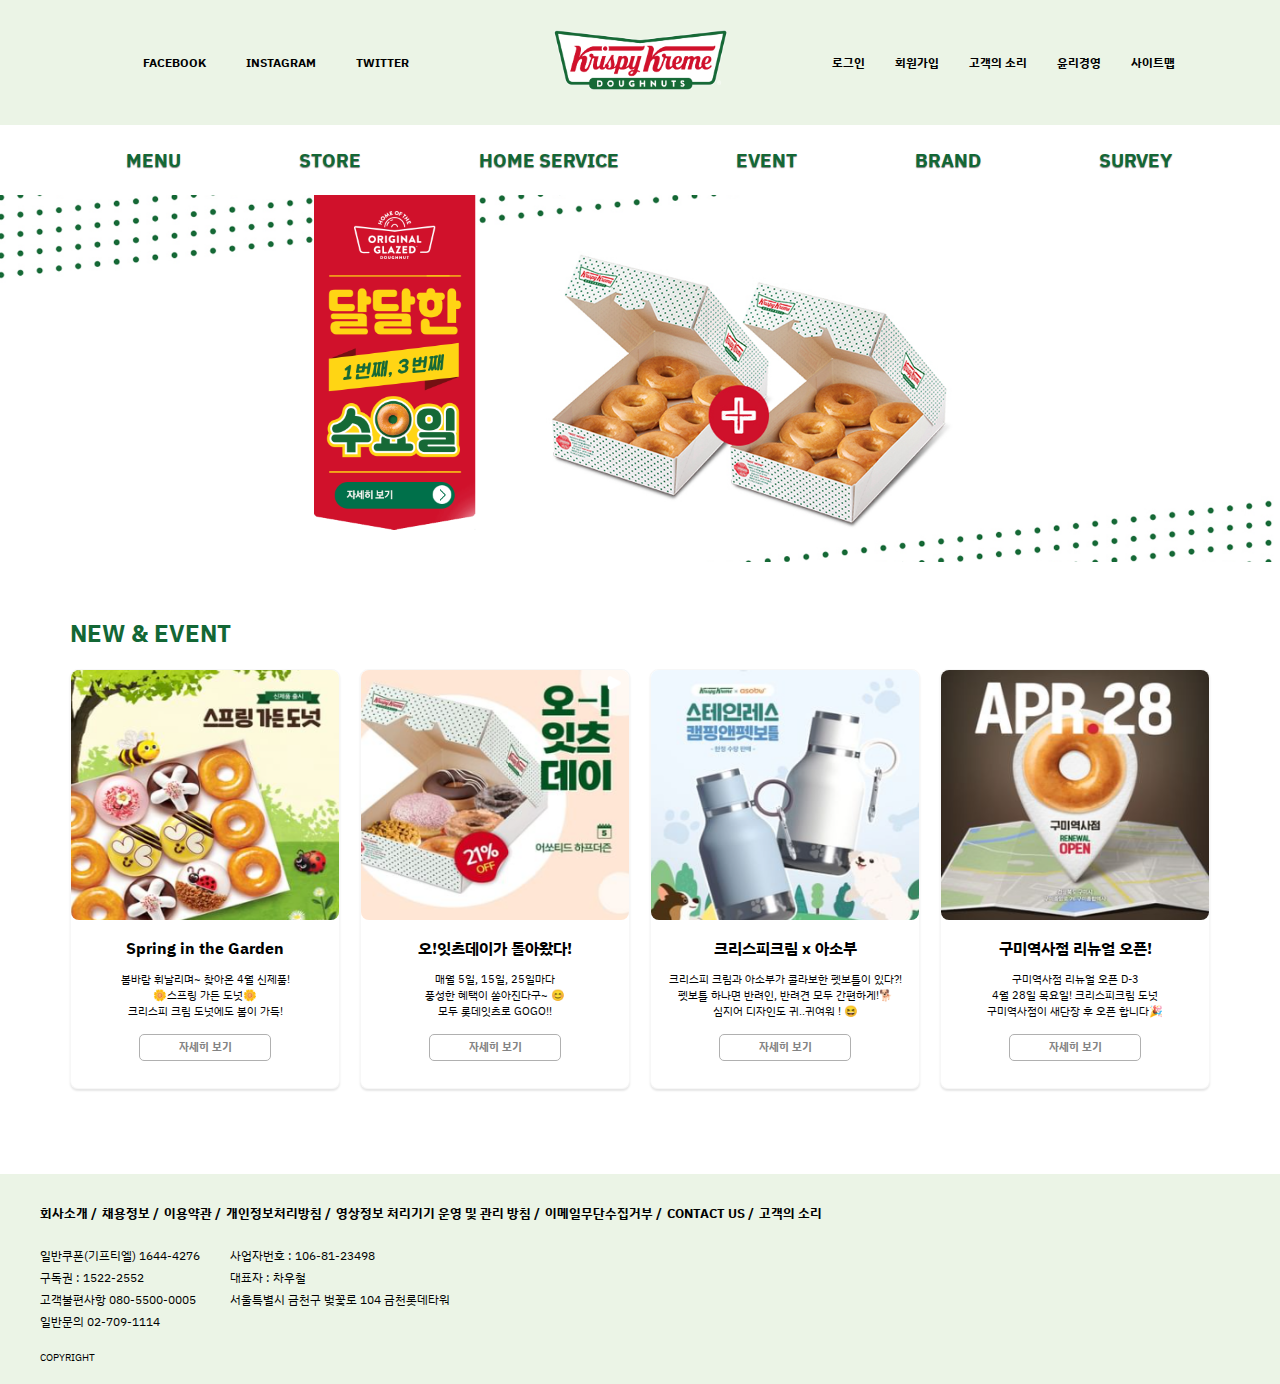
<file: index.html>
<!DOCTYPE html>
<html lang="ko">
<head>
    <meta charset="utf-8"/>
    <title>크리스피크림 도넛</title>
    <!--폰트-->
    <link rel="preconnect" href="https://fonts.googleapis.com">
    <link rel="preconnect" href="https://fonts.gstatic.com" crossorigin>
    <link href="https://fonts.googleapis.com/css2?family=Noto+Sans+KR:wght@300&display=swap" rel="stylesheet">
    <link rel="preconnect" href="https://fonts.gstatic.com" crossorigin>
    <link href="https://fonts.googleapis.com/css2?family=Hahmlet:wght@200&family=IBM+Plex+Sans+KR:wght@200;400;500&display=swap" rel="stylesheet">
    <link rel="stylesheet" type="text/css" href="style.css">
</head>

<body>
    <div class = "warp">
        <div class = "header">
            <div class ="sns">
                    <a href = "https://www.facebook.com/kkdkorea1937" target="_blank">FACEBOOK</a>
                    <a href = "https://www.instagram.com/krispykremekr/" target="_blank">INSTAGRAM</a>
                    <a href = "https://twitter.com/krispykremekr" target="_blank">TWITTER</a>
            </div>
            <div class = "logo">  
                <a href="index.html"><img src="image/img_intro02_01.png" alter="logo" width= "175px" ></a>
            </div>
            <div class = "top_menu">
                    <a href="https://www.krispykreme.co.kr/util/login.asp" target="_blank">로그인
                    <a href="https://www.krispykreme.co.kr/util/join_process01.asp" target="_blank">회원가입
                    <a href="https://www.krispykreme.co.kr/customer/faq.asp" target="_blank">고객의 소리
                    <a href="https://www.lotteria.com/Campaign/Management/Ethics_report.asp?sitecode=003" target="_blank">윤리경영
                    <a href="" target="_blank">사이트맵
            </div>
        </div>
        <div class = "navi"> 
            <div class = "main_nav">
                <a href="menu_donuts.html"><h3>MENU</h3></a>
                <a href="store.html"><h3>STORE</h3></a>
                <a href=""><h3>HOME SERVICE</h3></a>
                <a href=""><h3>EVENT</h3></a>
                <a href=""><h3>BRAND</h3></a>
                <a href=""><h3>SURVEY</h3></a>
            </div>
            <!--메뉴 드롭-->
            <div class = "drop_absol">
                <div class ="drop_menu">
                    <ul>
                        <li><a href="menu_donuts.html">도넛</a></li>
                        <li><a href="menu_coffee.html">커피/음료</a></li>
                        <li><a href="menu_icecream.html">아이스크림/프로즌</a></li>
                    </ul>
                    <ul >
                        <li><a href="store.html">매장찾기</a></li>
                    </ul>
                    <ul >
                        <li><a href="">홈서비스</a></li>
                    </ul>
                    <ul >
                        <li><a href="">진행 이벤트</a></li>
                        <li><a href="">종료 이벤트</a></li>
                        <li><a href="">당첨자 발표</a></li>
                        <li><a href="">제휴 서비스</a></li>
                    </ul>
                    <ul >
                        <li><a href="">도넛극장</a></li>
                        <li><a href="">브랜드스토리</a></li>
                        <li><a href="">브랜드영상</a></li>
                        <li><a href="">공지사항</a></li>
                    </ul>
                    <ul >
                        <li><a href="">설문조사</a></li>
                        <li><a href="">설문조사 운영점</a></li>
                    </ul>
                </div>
            </div>
        </div>
        <div class = "banner">
            <img src="image/banner_2.png" class ="banner_img" alter ="1+1배너">
        </div>
        <div class = "content">
            <div class = "new">
                <h2 class="font_Godic">NEW & EVENT</h2>
                <div class ="box_1">
                    <a class="b1"  href="https://www.instagram.com/p/CbygpmmJy8Z/?utm_source=ig_web_copy_link" target="_blank">
                        <img src="image/event_1.png" alter = "new_img"/>
                        <p class="main_text">Spring in the Garden</p>
                        <p class="font_Godic">
                            봄바람 휘날리며~ 찾아온 4월 신제품!<br>
                            🌼스프링 가든 도넛🌼<br>
                            크리스피 크림 도넛에도 봄이 가득!</p>
                        <p class="b1_in_btn">자세히 보기</p>
                    </a>
                    <a class="b1"  href="https://www.instagram.com/p/Cb8z0PvNo4a/?utm_source=ig_web_copy_link" target="_blank">
                        <img src="image/event_2.png" alter = "new_img"/>
                        <p class="main_text">오!잇츠데이가 돌아왔다!</p>
                        <p class="font_Godic">
                            매월 5일, 15일, 25일마다<br>
                            풍성한 혜택이 쏟아진다구~ 😊<br>
                            모두 롯데잇츠로 GOGO!!</p>
                        <p class="b1_in_btn">자세히 보기</p>
                    </a>
                    <a class="b1"  href="https://www.instagram.com/p/CbOdjUBMvcX/?utm_source=ig_web_copy_link" target="_blank">
                        <img src="image/event_3.png" alter = "new_img"/>
                        <p class="main_text">크리스피크림 x 아소부</p>
                        <p class ="font_Godic">
                            크리스피 크림과 아소부가 콜라보한 펫보틀이 있다?!<br>
                            펫보틀 하나면 반려인, 반려견 모두 간편하게!🐕️<br>
                            심지어 디자인도 귀..귀여워 ! 😆</p>
                        <p class="b1_in_btn">자세히 보기</p>
                    </a>
                    <a class="b1"  href="https://www.instagram.com/p/CcwTtkuLdh-/?utm_source=ig_web_copy_link" target="_blank">
                        <img src="image/event_4.png" alter = "new_img"/>
                        <p class="main_text"> 구미역사점 리뉴얼 오픈!</p>
                        <p class="font_Godic">
                            구미역사점 리뉴얼 오픈 D-3<br>
                            4월 28일 목요일! 크리스피크림 도넛<br>
                            구미역사점이 새단장 후 오픈 합니다🎉
                        </p>
                        
                        <p class="b1_in_btn">자세히 보기</p>
                    </a>
                </div>
            </div>
            <div class ="eatz">
                <div></div>
            </div>
        </div>
        <div class ="footer">
            <div class ="f_link">
                <ul>
                    <a href=""><li>회사소개 / </li></a>
                    <a href=""><li>채용정보 / </li></a>
                    <a href=""><li>이용약관 / </li></a>
                    <a href=""><li>개인정보처리방침 / </li></a>
                    <a href=""><li>영상정보 처리기기 운영 및 관리 방침 / </li></a>
                    <a href=""><li>이메일무단수집거부 / </li></a>
                    <a href=""><li>CONTACT US / </li></a>
                    <a href=""><li>고객의 소리 </li></a>
                </ul>
            </div>
            <div class ="f_info">
                <ul>
                    <li>일반쿠폰(기프티엘) 1644-4276 </li>
                    <li>구독권 : 1522-2552 </li>
                    <li>고객불편사항 080-5500-0005 </li>
                    <li>일반문의 02-709-1114 </li>
                </ul>
                <ul>
                    <li>사업자번호 : 106-81-23498 </li>
                    <li>대표자 : 차우철 </li>
                    <li>서울특별시 금천구 벚꽃로 104 금천롯데타워 </li>
                    <li>  </li>
                </ul>
            </div>
            <div class = "f_copy">
                COPYRIGHT
            </div>

        </div>
    </div>
</body>
</html>
</file>
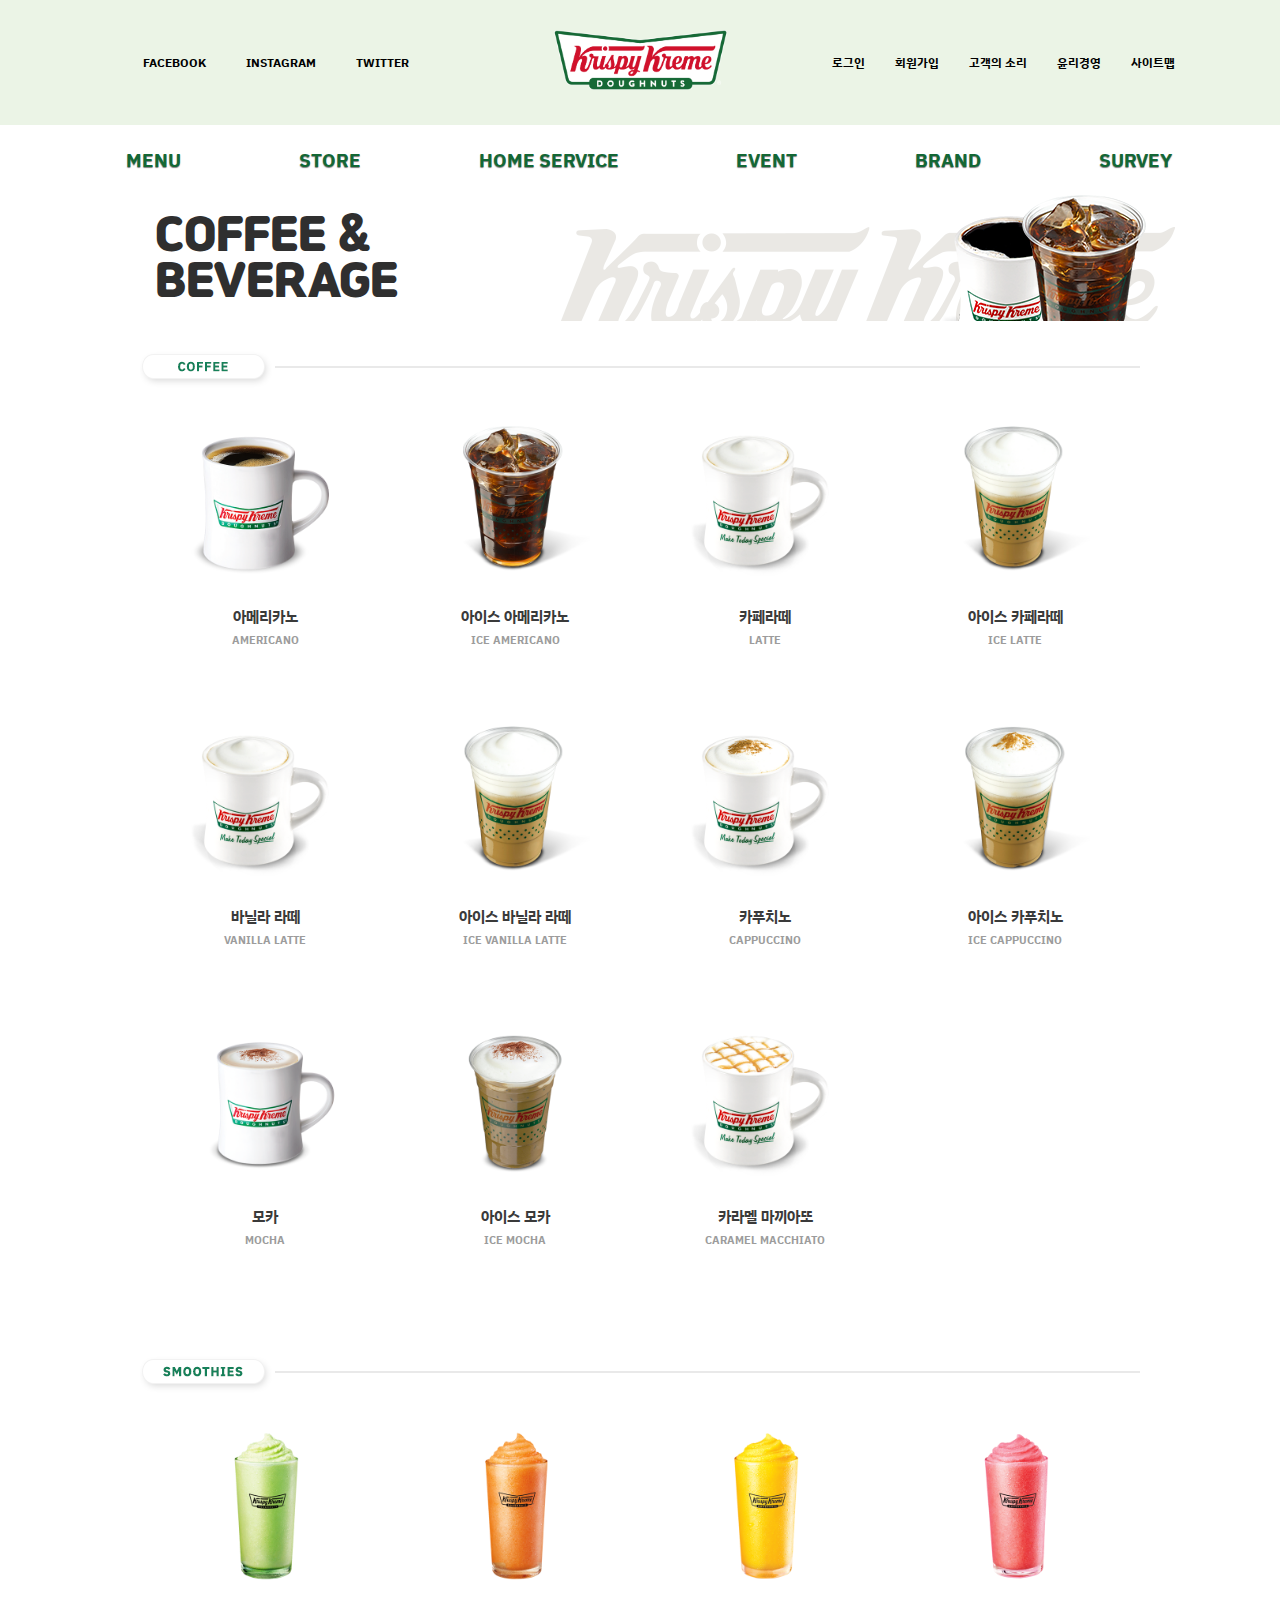
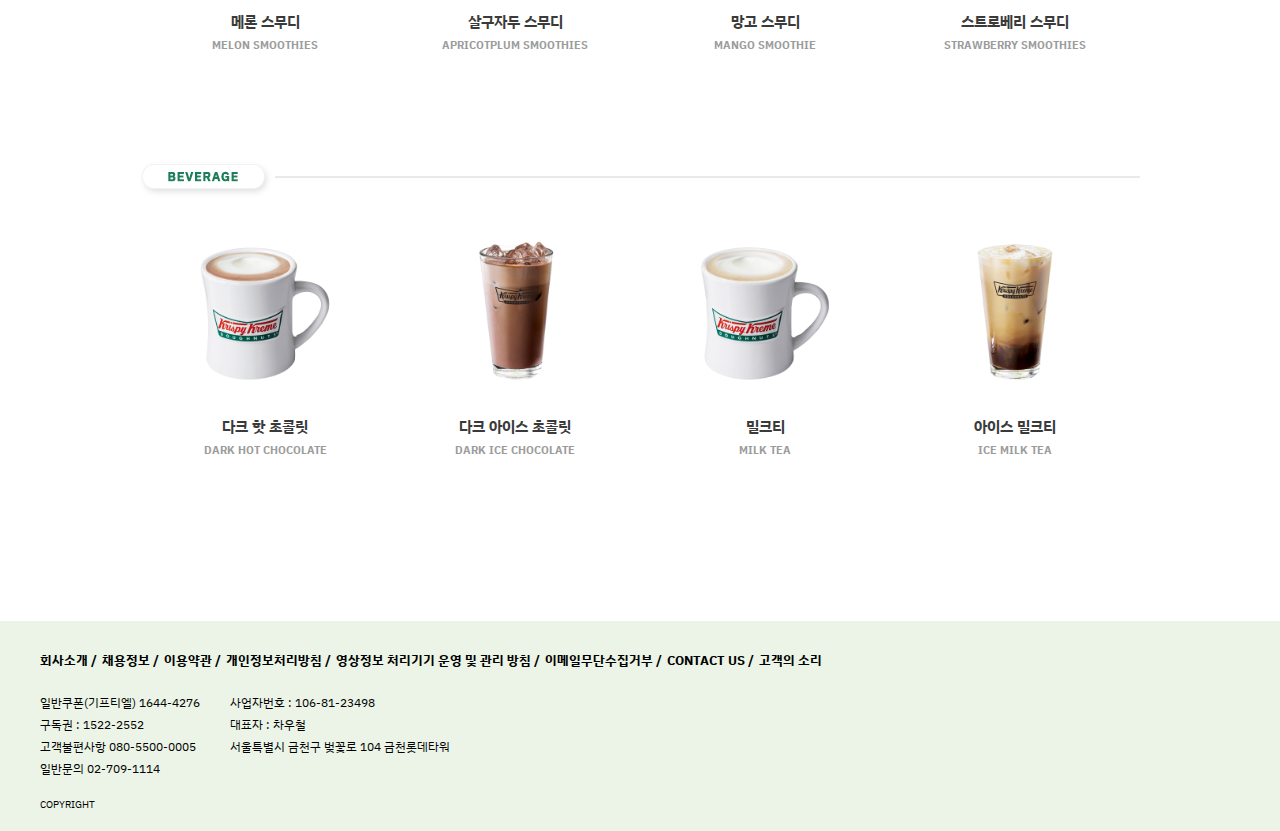
<file: menu_coffee.html>
<!DOCTYPE html>
<html lang="ko">
<head>
    <meta charset="utf-8"/>
    <title>menu | COFFEE & BEVERAGE</title>
    <!--폰트-->
    <link rel="preconnect" href="https://fonts.googleapis.com">
    <link rel="preconnect" href="https://fonts.gstatic.com" crossorigin>
    <link href="https://fonts.googleapis.com/css2?family=Noto+Sans+KR:wght@300&display=swap" rel="stylesheet">
    <link rel="preconnect" href="https://fonts.gstatic.com" crossorigin>
    <link href="https://fonts.googleapis.com/css2?family=Hahmlet:wght@200&family=IBM+Plex+Sans+KR:wght@200;400;500&display=swap" rel="stylesheet">
    <link rel="stylesheet" type="text/css" href="style.css">
</head>

<body>
    <div class = "warp">
        <div class = "header">
            <div class ="sns">
                    <a href = "https://www.facebook.com/kkdkorea1937" target="_blank">FACEBOOK</a>
                    <a href = "https://www.instagram.com/krispykremekr/" target="_blank">INSTAGRAM</a>
                    <a href = "https://twitter.com/krispykremekr" target="_blank">TWITTER</a>
            </div>
            <div class = "logo">  
                <a href="index.html"><img src="image/img_intro02_01.png" alter="logo" width= "175px" ></a>
            </div>
            <div class = "top_menu">
                <a href="https://www.krispykreme.co.kr/util/login.asp" target="_blank">로그인
                    <a href="https://www.krispykreme.co.kr/util/join_process01.asp" target="_blank">회원가입
                    <a href="https://www.krispykreme.co.kr/customer/faq.asp" target="_blank">고객의 소리
                    <a href="https://www.lotteria.com/Campaign/Management/Ethics_report.asp?sitecode=003" target="_blank">윤리경영
                    <a href="" target="_blank">사이트맵
            </div>
        </div>
        <div class = "navi"> 
            <div class = "main_nav">
                <a href="menu_donuts.html"><h3>MENU</h3></a>
                <a href="store.html"><h3>STORE</h3></a>
                <a href=""><h3>HOME SERVICE</h3></a>
                <a href=""><h3>EVENT</h3></a>
                <a href=""><h3>BRAND</h3></a>
                <a href=""><h3>SURVEY</h3></a>
            </div>
            <!--메뉴 드롭-->
            <div class = "drop_absol">
                <div class ="drop_menu">
                    <ul>
                        <li><a href="menu_donuts.html">도넛</a></li>
                        <li><a href="menu_coffee.html">커피/음료</a></li>
                        <li><a href="menu_icecream.html">아이스크림/프로즌</a></li>
                    </ul>
                    <ul >
                        <li><a href="store.html">매장찾기</a></li>
                    </ul>
                    <ul >
                        <li><a href="">홈서비스</a></li>
                    </ul>
                    <ul >
                        <li><a href="">진행 이벤트</a></li>
                        <li><a href="">종료 이벤트</a></li>
                        <li><a href="">당첨자 발표</a></li>
                        <li><a href="">제휴 서비스</a></li>
                    </ul>
                    <ul >
                        <li><a href="">도넛극장</a></li>
                        <li><a href="">브랜드스토리</a></li>
                        <li><a href="">브랜드영상</a></li>
                        <li><a href="">공지사항</a></li>
                    </ul>
                    <ul >
                        <li><a href="">설문조사</a></li>
                        <li><a href="">설문조사 운영점</a></li>
                    </ul>
                </div>
            </div>
        </div>
    <div class="menu_con">
        <div class ="menu_banner">
            <p class="font_Jalnan">COFFEE & BEVERAGE</p>
            <img src="image/menu_coffee_bg.png" alter="메뉴bg"/>
        </div>
        <div class = "menu_val">
            <div class = "menu_bar">
                <!-- <p>ICE CREAM</p> -->
                <img src="image/menu_bar_co.png" width="">
            </div>
            <div class = "val_1">
                <ul>
                    <li class = "menu_item"><a href="sub_coffee.html">
                        <img src="image/c1_h아메리카노.png">
                        <p>아메리카노</p>
                        <h6>AMERICANO</h6>
                    </a></li>
                    <li class = "menu_item"><a href="">
                        <img src="image/c2_i아메리카노.png">
                        <p>아이스 아메리카노</p>
                        <h6>ICE AMERICANO</h6>
                    </a></li>
                    <li class = "menu_item"><a href="">
                        <img src="image/c3_h라떼.png">
                        <p>카페라떼</p>
                        <h6>LATTE</h6>
                    </a></li>
                    <li class = "menu_item"><a href="">
                        <img src="image/c4_i라떼.png">
                        <p>아이스 카페라떼</p>
                        <h6>ICE LATTE</h6>
                    </a></li>
                </ul>
            </div>
            <div class = "val_1">
                <ul>
                    <li class = "menu_item"><a href="">
                        <img src="image/c5_h바닐라라떼.png">
                        <p>바닐라 라떼</p>
                        <h6>VANILLA LATTE</h6>
                    </a></li>
                    <li class = "menu_item"><a href="">
                        <img src="image/c6_i바닐라라떼.png">
                        <p>아이스 바닐라 라떼</p>
                        <h6>ICE VANILLA LATTE</h6>
                    </a></li>
                    <li class = "menu_item"><a href="">
                        <img src="image/c7_h카푸치노.png">
                        <p>카푸치노</p>
                        <h6>CAPPUCCINO</h6>
                    </a></li>
                    <li class = "menu_item"><a href="">
                        <img src="image/c8_i카푸치노.png">
                        <p>아이스 카푸치노</p>
                        <h6>ICE CAPPUCCINO</h6>
                    </a></li>
                </ul>
            </div>
            <div class = "val_1">
                <ul>
                    <li class = "menu_item"><a href="">
                        <img src="image/c9_h모카.png">
                        <p>모카</p>
                        <h6>MOCHA</h6>
                    </a></li>
                    <li class = "menu_item"><a href="">
                        <img src="image/c10_i모카.png">
                        <p>아이스 모카</p>
                        <h6>ICE MOCHA</h6>
                    </a></li>
                    <li class = "menu_item"><a href="">
                        <img src="image/c11_h카라멜.png">
                        <p>카라멜 마끼아또</p>
                        <h6>CARAMEL MACCHIATO</h6>
                    </a></li>
                    <li class = "menu_item"><a href="">
                        <img src="image/투명png.png">
                        <p> </p>
                        <h6> </h6>
                    </a></li>
                    
                </ul>
            </div>
            <div class = "menu_bar">
                <!-- <p>ICE CREAM</p> -->
                <img src="image/menu_bar_sm.png">
            </div>
            <div class = "val_1">
                <ul>
                    <li class = "menu_item"><a href="">
                        <img src="image/sm_1.png">
                        <p>메론 스무디</p>
                        <h6>MELON SMOOTHIES</h6>
                    </a></li>
                    <li class = "menu_item"><a href="">
                        <img src="image/sm_2.png">
                        <p>살구자두 스무디</p>
                        <h6>APRICOTPLUM SMOOTHIES</h6>
                    </a></li>
                    <li class = "menu_item"><a href="">
                        <img src="image/sm_3.png">
                        <p>망고 스무디</p>
                        <h6>MANGO SMOOTHIE</h6>
                    </a></li>
                    <li class = "menu_item"><a href="">
                        <img src="image/sm_4.png">
                        <p>스트로베리 스무디</p>
                        <h6>STRAWBERRY SMOOTHIES</h6>
                    </a></li>
                </ul>
            </div>
            <div class = "menu_bar">
                <!-- <p>ICE CREAM</p> -->
                <img src="image/menu_bar_be.png">
            </div>
            <div class = "val_1">
                <ul>
                    <li class = "menu_item"><a href="">
                        <img src="image/be_4.png">
                        <p>다크 핫 초콜릿</p>
                        <h6>DARK HOT CHOCOLATE</h6>
                    </a></li>
                    <li class = "menu_item"><a href="">
                        <img src="image/be_1.png">
                        <p>다크 아이스 초콜릿</p>
                        <h6>DARK ICE CHOCOLATE</h6>
                    </a></li>
                    <li class = "menu_item"><a href="">
                        <img src="image/be_3.png">
                        <p>밀크티</p>
                        <h6>MILK TEA</h6>
                    </a></li>
                    <li class = "menu_item"><a href="">
                        <img src="image/be_2.png">
                        <p>아이스 밀크티</p>
                        <h6>ICE MILK TEA</h6>
                    </a></li>
                    
                </ul>
            </div>
        </div>
    </div>

    <div class ="footer">
        <div class ="f_link">
            <ul>
                <a href=""><li>회사소개 / </li></a>
                <a href=""><li>채용정보 / </li></a>
                <a href=""><li>이용약관 / </li></a>
                <a href=""><li>개인정보처리방침 / </li></a>
                <a href=""><li>영상정보 처리기기 운영 및 관리 방침 / </li></a>
                <a href=""><li>이메일무단수집거부 / </li></a>
                <a href=""><li>CONTACT US / </li></a>
                <a href=""><li>고객의 소리 </li></a>
            </ul>
        </div>
        <div class ="f_info">
            <ul>
                <li>일반쿠폰(기프티엘) 1644-4276 </li>
                <li>구독권 : 1522-2552 </li>
                <li>고객불편사항 080-5500-0005 </li>
                <li>일반문의 02-709-1114 </li>
            </ul>
            <ul>
                <li>사업자번호 : 106-81-23498 </li>
                <li>대표자 : 차우철 </li>
                <li>서울특별시 금천구 벚꽃로 104 금천롯데타워 </li>
                <li>  </li>
            </ul>
        </div>
        <div class = "f_copy">
            COPYRIGHT
        </div>

    </div>
</body>
</html>
</file>
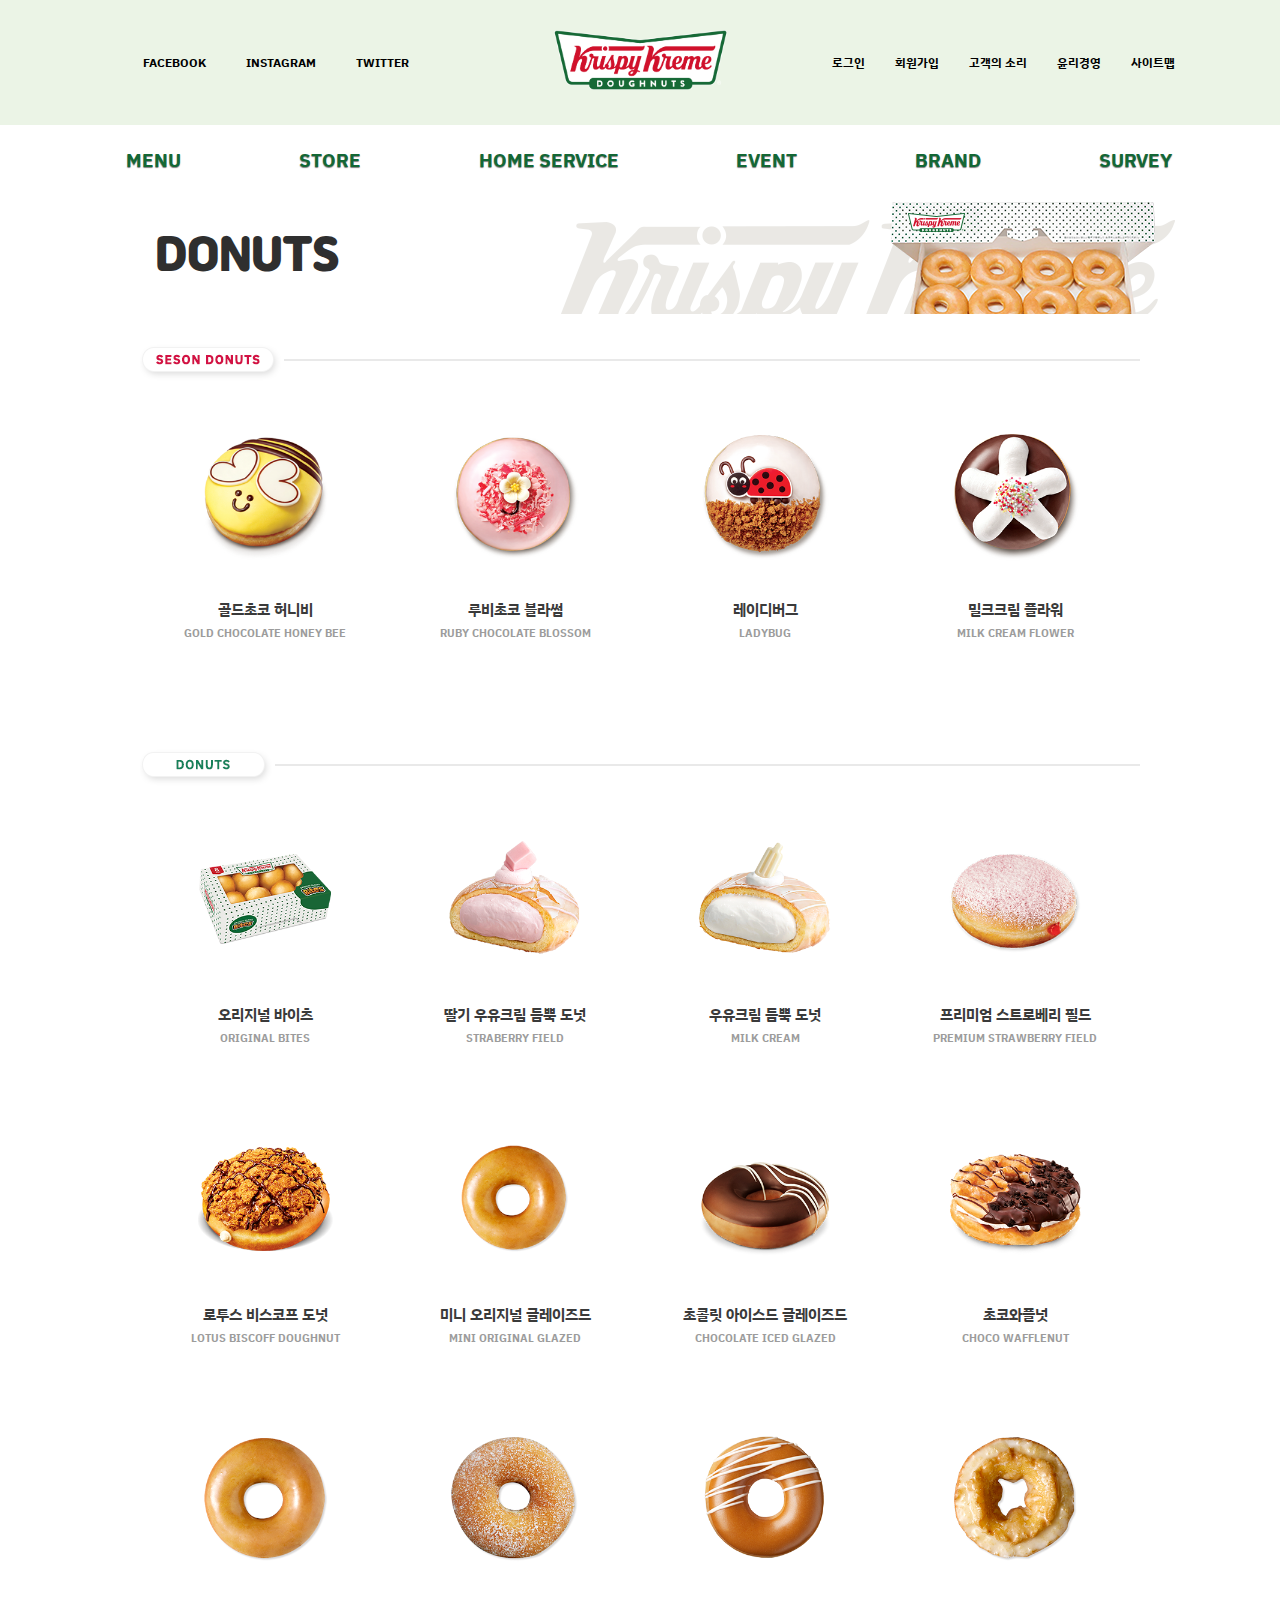
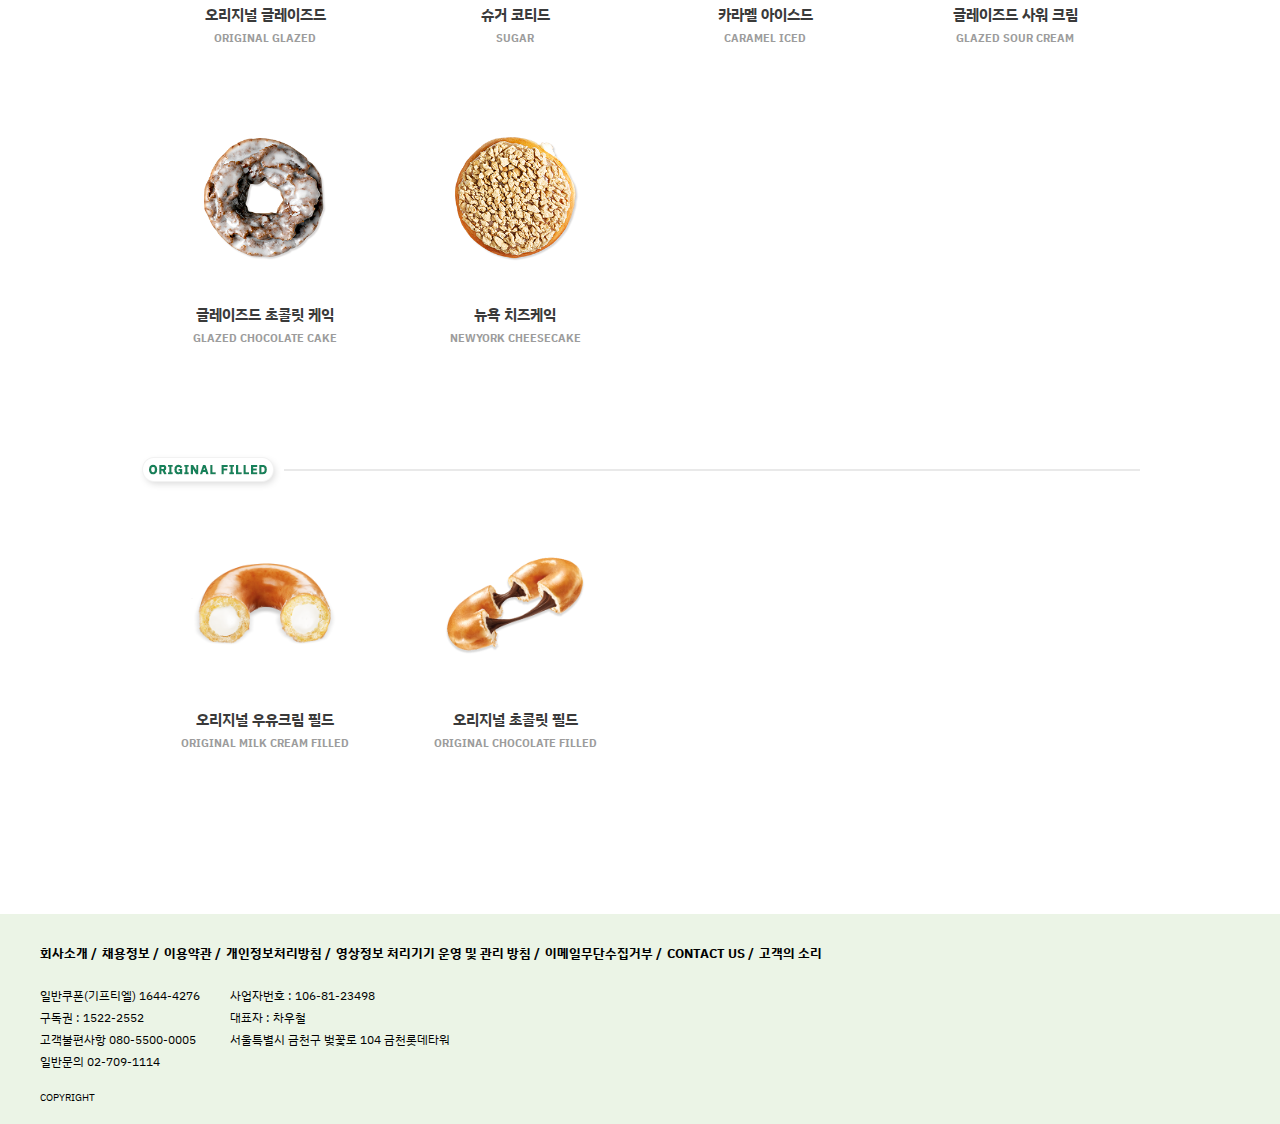
<file: menu_donuts.html>
<!DOCTYPE html>
<html lang="ko">
<head>
    <meta charset="utf-8"/>
    <title>menu | Donuts</title>
    <!--폰트-->
    <link rel="preconnect" href="https://fonts.googleapis.com">
    <link rel="preconnect" href="https://fonts.gstatic.com" crossorigin>
    <link href="https://fonts.googleapis.com/css2?family=Noto+Sans+KR:wght@300&display=swap" rel="stylesheet">
    <link rel="preconnect" href="https://fonts.gstatic.com" crossorigin>
    <link href="https://fonts.googleapis.com/css2?family=Hahmlet:wght@200&family=IBM+Plex+Sans+KR:wght@200;400;500&display=swap" rel="stylesheet">
    <link rel="stylesheet" type="text/css" href="style.css">
</head>

<body>
    <div class = "warp">
        <div class = "header">
            <div class ="sns">
                    <a href = "https://www.facebook.com/kkdkorea1937" target="_blank">FACEBOOK</a>
                    <a href = "https://www.instagram.com/krispykremekr/" target="_blank">INSTAGRAM</a>
                    <a href = "https://twitter.com/krispykremekr" target="_blank">TWITTER</a>
            </div>
            <div class = "logo">  
                <a href="index.html"><img src="image/img_intro02_01.png" alter="logo" width= "175px" ></a>
            </div>
            <div class = "top_menu">
                <a href="https://www.krispykreme.co.kr/util/login.asp" target="_blank">로그인
                    <a href="https://www.krispykreme.co.kr/util/join_process01.asp" target="_blank">회원가입
                    <a href="https://www.krispykreme.co.kr/customer/faq.asp" target="_blank">고객의 소리
                    <a href="https://www.lotteria.com/Campaign/Management/Ethics_report.asp?sitecode=003" target="_blank">윤리경영
                    <a href="" target="_blank">사이트맵
            </div>
        </div>
        <div class = "navi"> 
            <div class = "main_nav">
                <a href="menu_donuts.html"><h3>MENU</h3></a>
                <a href="store.html"><h3>STORE</h3></a>
                <a href=""><h3>HOME SERVICE</h3></a>
                <a href=""><h3>EVENT</h3></a>
                <a href=""><h3>BRAND</h3></a>
                <a href=""><h3>SURVEY</h3></a>
            </div>
            <!--메뉴 드롭-->
            <div class = "drop_absol">
                <div class ="drop_menu">
                    <ul>
                        <li><a href="menu_donuts.html">도넛</a></li>
                        <li><a href="menu_coffee.html">커피/음료</a></li>
                        <li><a href="menu_icecream.html">아이스크림/프로즌</a></li>
                    </ul>
                    <ul >
                        <li><a href="store.html">매장찾기</a></li>
                    </ul>
                    <ul >
                        <li><a href="">홈서비스</a></li>
                    </ul>
                    <ul >
                        <li><a href="">진행 이벤트</a></li>
                        <li><a href="">종료 이벤트</a></li>
                        <li><a href="">당첨자 발표</a></li>
                        <li><a href="">제휴 서비스</a></li>
                    </ul>
                    <ul >
                        <li><a href="">도넛극장</a></li>
                        <li><a href="">브랜드스토리</a></li>
                        <li><a href="">브랜드영상</a></li>
                        <li><a href="">공지사항</a></li>
                    </ul>
                    <ul >
                        <li><a href="">설문조사</a></li>
                        <li><a href="">설문조사 운영점</a></li>
                    </ul>
                </div>
            </div>
        </div>
    <div class="menu_con">
        <div class ="menu_banner">
            <p class="font_Jalnan">DONUTS</p>
            <img src="image/menu_bg.png" alter="메뉴bg"/>
        </div>
        <div class = "menu_val">
            <div class = "menu_bar">
                <!-- <p>ICE CREAM</p> -->
                <img src="image/menu_bar_seson.png">
            </div>  
            <div class = "val_1">
                <ul>
                    <li class = "menu_item"><a href="sub1_donuts.html">
                        <img src="image/d_1.png">
                        <p>골드초코 허니비</p>
                        <h6>GOLD CHOCOLATE HONEY BEE</h6>
                    </a></li>
                    <li class = "menu_item"><a href="">
                        <img src="image/d_2.png">
                        <p>루비초코 블라썸</p>
                        <h6>RUBY CHOCOLATE BLOSSOM</h6>
                    </a></li>
                    <li class = "menu_item"><a href="">
                        <img src="image/d_3.png">
                        <p>레이디버그</p>
                        <h6>LADYBUG</h6>
                    </a></li>
                    <li class = "menu_item"><a href="">
                        <img src="image/d_3-2.png">
                        <p>밀크크림 플라워</p>
                        <h6>MILK CREAM FLOWER</h6>
                    </a></li>
                </ul>
            </div>
            <div class = "menu_bar">
                <!-- <p>ICE CREAM</p> -->
                <img src="image/menu_bar_do.png">
            </div>
            <div class = "val_1">
                <ul>
                    <li class = "menu_item"><a href="">
                        <img src="image/d_4.png">
                        <p>오리지널 바이츠</p>
                        <h6>ORIGINAL BITES</h6>
                    </a></li>
                    <li class = "menu_item"><a href="">
                        <img src="image/d_5.png">
                        <p>딸기 우유크림 듬뿍 도넛</p>
                        <h6>STRABERRY FIELD</h6>
                    </a></li>
                    <li class = "menu_item"><a href="">
                        <img src="image/d_6.png">
                        <p>우유크림 듬뿍 도넛</p>
                        <h6>MILK CREAM</h6>
                    </a></li>
                    <li class = "menu_item"><a href="">
                        <img src="image/d_7.png">
                        <p>프리미엄 스트로베리 필드</p>
                        <h6>PREMIUM STRAWBERRY FIELD</h6>
                    </a></li>
                </ul>
            </div>
            <div class = "val_1">
                <ul>
                    <li class = "menu_item"><a href="">
                        <img src="image/d_8.png">
                        <p>로투스 비스코프 도넛</p>
                        <h6>LOTUS BISCOFF DOUGHNUT</h6>
                    </a></li>
                    <li class = "menu_item"><a href="">
                        <img src="image/d_9_mini.png">
                        <p>미니 오리지널 글레이즈드</p>
                        <h6>MINI ORIGINAL GLAZED</h6>
                    </a></li>
                    <li class = "menu_item"><a href="">
                        <img src="image/d_10.png">
                        <p>초콜릿 아이스드 글레이즈드</p>
                        <h6>CHOCOLATE ICED GLAZED</h6>
                    </a></li>
                    <li class = "menu_item"><a href="">
                        <img src="image/d_11.png">
                        <p>초코와플넛</p>
                        <h6>CHOCO WAFFLENUT</h6>
                    </a></li>
                </ul>
            </div>
            <div class = "val_1">
                <ul>
                    <li class = "menu_item"><a href="">
                        <img src="image/d_12.png">
                        <p>오리지널 글레이즈드</p>
                        <h6>ORIGINAL GLAZED</h6>
                    </a></li>
                    <li class = "menu_item"><a href="">
                        <img src="image/d_13.png">
                        <p>슈거 코티드</p>
                        <h6>SUGAR</h6>
                    </a></li>
                    <li class = "menu_item"><a href="">
                        <img src="image/d_14.png">
                        <p>카라멜 아이스드</p>
                        <h6>CARAMEL ICED</h6>
                    </a></li>
                    <li class = "menu_item"><a href="">
                        <img src="image/d_15.png">
                        <p>글레이즈드 사워 크림</p>
                        <h6>GLAZED SOUR CREAM</h6>
                    </a></li>
                </ul>
            </div>
            <div class = "val_1">
                <ul>
                    <li class = "menu_item"><a href="">
                        <img src="image/d_15-1.png">
                        <p>글레이즈드 초콜릿 케익</p>
                        <h6>GLAZED CHOCOLATE CAKE</h6>
                    </a></li>
                    <li class = "menu_item"><a href="">
                        <img src="image/d_16.png">
                        <p>뉴욕 치즈케익</p>
                        <h6>NEWYORK CHEESECAKE</h6>
                    </a></li>
                    <li class = "menu_item"><a href="">
                        <img src="image/투명png.png">
                        <p> </p>
                        <h6> </h6>
                    </a></li>
                    <li class = "menu_item"><a href="">
                        <img src="image/투명png.png">
                        <p> </p>
                        <h6> </h6>
                    </a></li>
                </ul>
            </div>
            <div class = "menu_bar">
                <!-- <p>ICE CREAM</p> -->
                <img src="image/menu_bar_ori.png">
            </div>
            <div class = "val_1">
                <ul>
                    <li class = "menu_item"><a href="">
                        <img src="image/d_17.png">
                        <p>오리지널 우유크림 필드</p>
                        <h6>ORIGINAL MILK CREAM FILLED</h6>
                    </a></li>
                    <li class = "menu_item"><a href="">
                        <img src="image/d_18.png">
                        <p>오리지널 초콜릿 필드</p>
                        <h6>ORIGINAL CHOCOLATE FILLED</h6>
                    </a></li>
                    <li class = "menu_item"><a href="">
                        <img src="image/투명png.png">
                        <p> </p>
                        <h6> </h6>
                    </a></li>
                    <li class = "menu_item"><a href="">
                        <img src="image/투명png.png">
                        <p> </p>
                        <h6> </h6>
                    </a></li>
                </ul>
            </div>
        </div>
    </div>

    <div class ="footer">
        <div class ="f_link">
            <ul>
                <a href=""><li>회사소개 / </li></a>
                <a href=""><li>채용정보 / </li></a>
                <a href=""><li>이용약관 / </li></a>
                <a href=""><li>개인정보처리방침 / </li></a>
                <a href=""><li>영상정보 처리기기 운영 및 관리 방침 / </li></a>
                <a href=""><li>이메일무단수집거부 / </li></a>
                <a href=""><li>CONTACT US / </li></a>
                <a href=""><li>고객의 소리 </li></a>
            </ul>
        </div>
        <div class ="f_info">
            <ul>
                <li>일반쿠폰(기프티엘) 1644-4276 </li>
                <li>구독권 : 1522-2552 </li>
                <li>고객불편사항 080-5500-0005 </li>
                <li>일반문의 02-709-1114 </li>
            </ul>
            <ul>
                <li>사업자번호 : 106-81-23498 </li>
                <li>대표자 : 차우철 </li>
                <li>서울특별시 금천구 벚꽃로 104 금천롯데타워 </li>
                <li>  </li>
            </ul>
        </div>
        <div class = "f_copy">
            COPYRIGHT
        </div>

    </div>
</body>
</html>
</file>
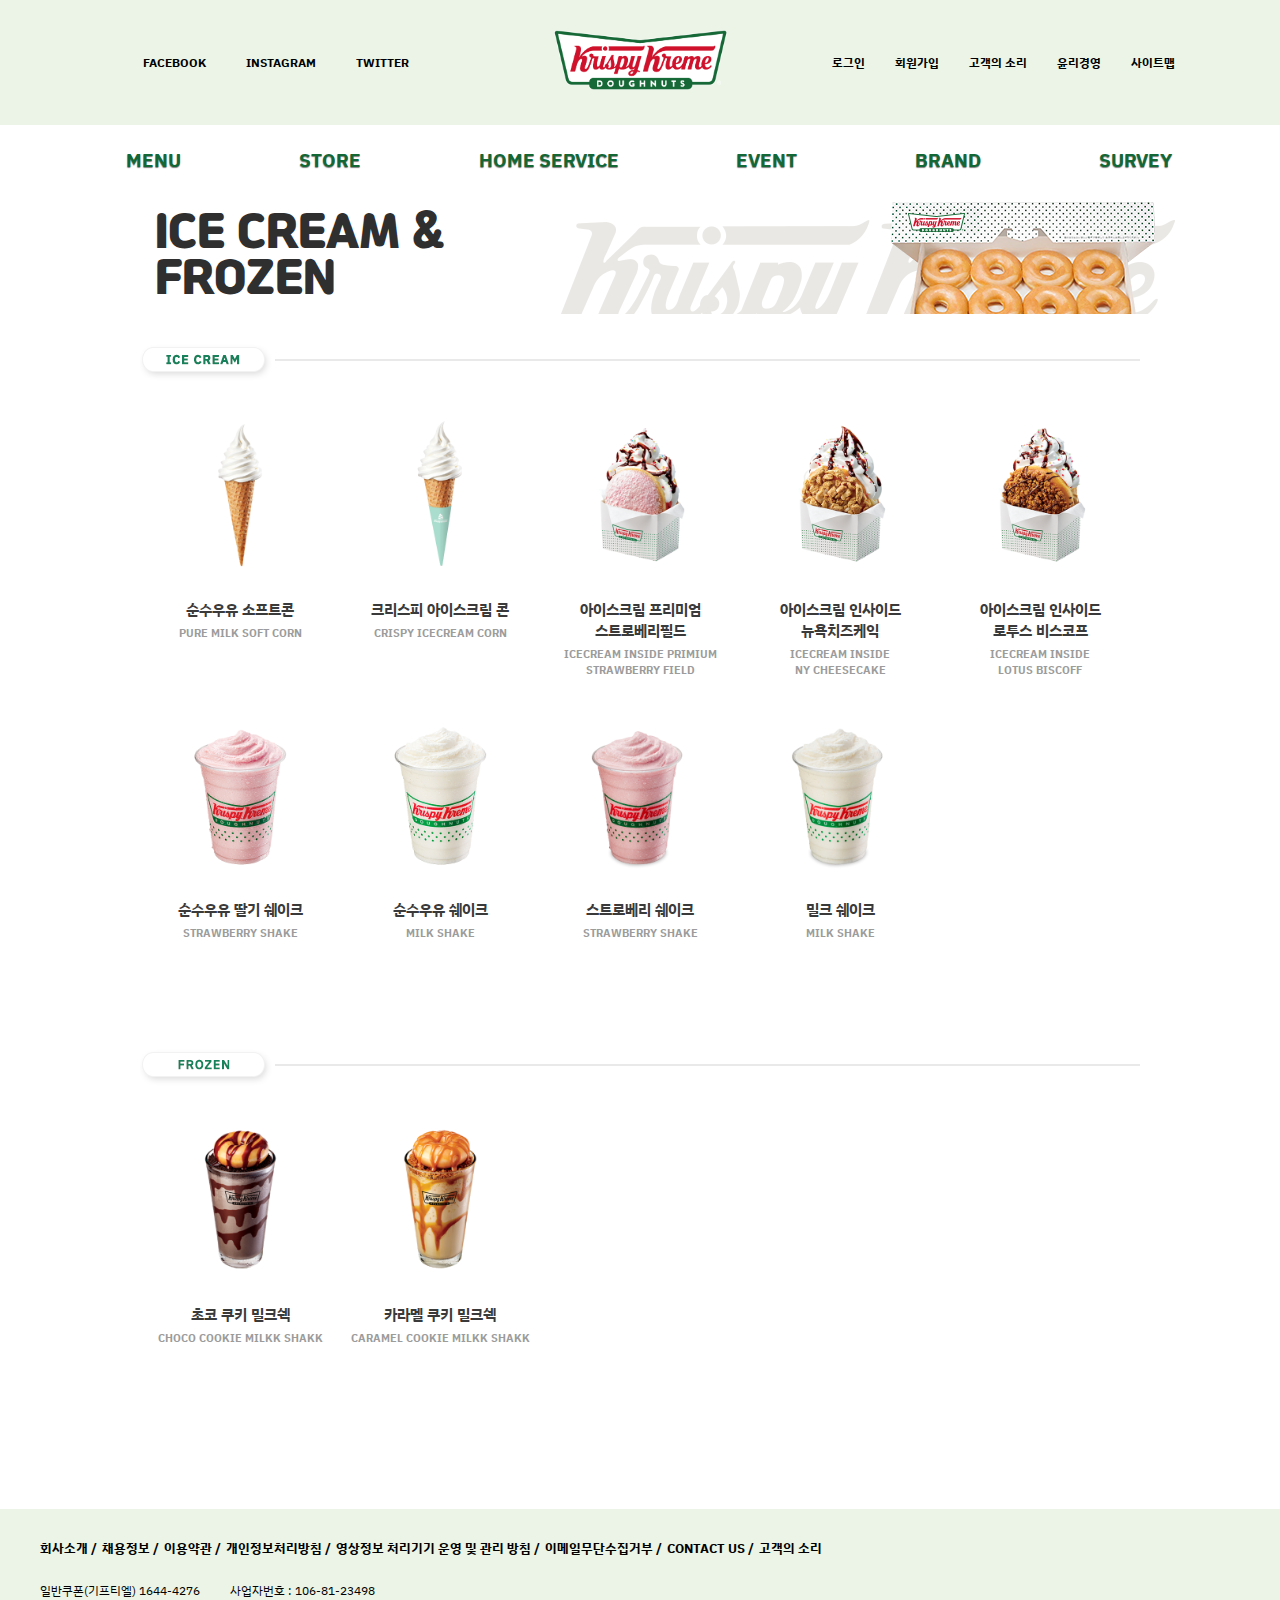
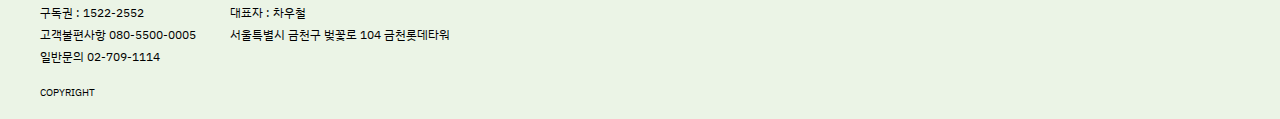
<file: menu_icecream.html>
<!DOCTYPE html>
<html lang="ko">
<head>
    <meta charset="utf-8"/>
    <title>menu | COFFEE & BEVERAGE</title>
    <!--폰트-->
    <link rel="preconnect" href="https://fonts.googleapis.com">
    <link rel="preconnect" href="https://fonts.gstatic.com" crossorigin>
    <link href="https://fonts.googleapis.com/css2?family=Noto+Sans+KR:wght@300&display=swap" rel="stylesheet">
    <link rel="preconnect" href="https://fonts.gstatic.com" crossorigin>
    <link href="https://fonts.googleapis.com/css2?family=Hahmlet:wght@200&family=IBM+Plex+Sans+KR:wght@200;400;500&display=swap" rel="stylesheet">
    <link rel="stylesheet" type="text/css" href="style.css">
</head>

<body>
    <div class = "warp">
        <div class = "header">
            <div class ="sns">
                    <a href = "https://www.facebook.com/kkdkorea1937" target="_blank">FACEBOOK</a>
                    <a href = "https://www.instagram.com/krispykremekr/" target="_blank">INSTAGRAM</a>
                    <a href = "https://twitter.com/krispykremekr" target="_blank">TWITTER</a>
            </div>
            <div class = "logo">  
                <a href="index.html"><img src="image/img_intro02_01.png" alter="logo" width= "175px" ></a>
            </div>
            <div class = "top_menu">
                <a href="https://www.krispykreme.co.kr/util/login.asp" target="_blank">로그인
                    <a href="https://www.krispykreme.co.kr/util/join_process01.asp" target="_blank">회원가입
                    <a href="https://www.krispykreme.co.kr/customer/faq.asp" target="_blank">고객의 소리
                    <a href="https://www.lotteria.com/Campaign/Management/Ethics_report.asp?sitecode=003" target="_blank">윤리경영
                    <a href="" target="_blank">사이트맵
            </div>
        </div>
        <div class = "navi"> 
            <div class = "main_nav">
                <a href="menu_donuts.html"><h3>MENU</h3></a>
                <a href="store.html"><h3>STORE</h3></a>
                <a href=""><h3>HOME SERVICE</h3></a>
                <a href=""><h3>EVENT</h3></a>
                <a href=""><h3>BRAND</h3></a>
                <a href=""><h3>SURVEY</h3></a>
            </div>
            <!--메뉴 드롭-->
            <div class = "drop_absol">
                <div class ="drop_menu">
                    <ul>
                        <li><a href="menu_donuts.html">도넛</a></li>
                        <li><a href="menu_coffee.html">커피/음료</a></li>
                        <li><a href="menu_icecream.html">아이스크림/프로즌</a></li>
                    </ul>
                    <ul >
                        <li><a href="store.html">매장찾기</a></li>
                    </ul>
                    <ul >
                        <li><a href="">홈서비스</a></li>
                    </ul>
                    <ul >
                        <li><a href="">진행 이벤트</a></li>
                        <li><a href="">종료 이벤트</a></li>
                        <li><a href="">당첨자 발표</a></li>
                        <li><a href="">제휴 서비스</a></li>
                    </ul>
                    <ul >
                        <li><a href="">도넛극장</a></li>
                        <li><a href="">브랜드스토리</a></li>
                        <li><a href="">브랜드영상</a></li>
                        <li><a href="">공지사항</a></li>
                    </ul>
                    <ul >
                        <li><a href="">설문조사</a></li>
                        <li><a href="">설문조사 운영점</a></li>
                    </ul>
                </div>
            </div>
        </div>
    <div class="menu_con">
        <div class ="menu_banner">
            <p class="font_Jalnan">ICE CREAM & FROZEN</p>
            <img src="image/menu_bg.png" alter="메뉴bg"/>
        </div>
        <div class = "menu_val">
            <div class = "menu_bar">
                <!-- <p>ICE CREAM</p> -->
                <img src="image/menu_bar_ice.png">
            </div>
            <div class = "val_1">
                <ul>
                    <li class = "menu_item"><a href="sub_coffee.html">
                        <img src="image/ic_8.png">
                        <p>순수우유 소프트콘</p>
                        <h6>PURE MILK SOFT CORN</h6>
                    </a></li>
                    <li class = "menu_item"><a href="">
                        <img src="image/ic_9.png">
                        <p>크리스피 아이스크림 콘</p>
                        <h6>CRISPY ICECREAM CORN</h6>
                    </a></li>
                    <li class = "menu_item"><a href="">
                        <img src="image/ic_1.png">
                        <p>아이스크림 프리미엄<br>스트로베리필드</p>
                        <h6>ICECREAM INSIDE PRIMIUM<br>STRAWBERRY FIELD</h6>
                    </a></li>
                    <li class = "menu_item"><a href="">
                        <img src="image/ic_2.png">
                        <p>아이스크림 인사이드<br>뉴욕치즈케익</p>
                        <h6>ICECREAM INSIDE<br>NY CHEESECAKE</h6>
                    </a></li>
                    <li class = "menu_item"><a href="">
                        <img src="image/ic_3.png">
                        <p>아이스크림 인사이드<br>로투스 비스코프</p>
                        <h6>ICECREAM INSIDE<br>LOTUS BISCOFF</h6>
                    </a></li>
                </ul>
            </div>
            <div class = "val_1">
                <ul>
                    <li class = "menu_item"><a href="">
                        <img src="image/ic_4.png">
                        <p>순수우유 딸기 쉐이크</p>
                        <h6>STRAWBERRY SHAKE</h6>
                    </a></li>
                    <li class = "menu_item"><a href="">
                        <img src="image/ic_5.png">
                        <p>순수우유 쉐이크</p>
                        <h6>MILK SHAKE</h6>
                    </a></li>
                    <li class = "menu_item"><a href="">
                        <img src="image/ic_6.png">
                        <p>스트로베리 쉐이크</p>
                        <h6>STRAWBERRY SHAKE</h6>
                    </a></li>
                    <li class = "menu_item"><a href="">
                        <img src="image/ic_7_밀크.png">
                        <p>밀크 쉐이크</p>
                        <h6>MILK SHAKE</h6>
                    </a></li>
                    <li class = "menu_item"><a href="">
                        <img src="image/투명png.png">
                        <p> </p>
                        <h6> </h6>
                    </a></li>
                </ul>
            </div>
            <div class = "menu_bar">
                <!-- <p>FROZEN</p> -->
                <img src="image/menu_bar_fro.png">
            </div>
            <div class = "val_1">
                <ul>
                    <li class = "menu_item"><a href="">
                        <img src="image/fro_1.png">
                        <p>초코 쿠키 밀크쉑</p>
                        <h6>CHOCO COOKIE MILKK SHAKK</h6>
                    </a></li>
                    <li class = "menu_item"><a href="">
                        <img src="image/fro_2.png">
                        <p>카라멜 쿠키 밀크쉑</p>
                        <h6>CARAMEL COOKIE MILKK SHAKK</h6>
                    </a></li>
                    <li class = "menu_item"><a href="">
                        <img src="image/투명png.png">
                        <p> </p>
                        <h6> </h6>
                    </a></li>
                    <li class = "menu_item"><a href="">
                        <img src="image/투명png.png">
                        <p> </p>
                        <h6> </h6>
                    </a></li>
                    <li class = "menu_item"><a href="">
                        <img src="image/투명png.png">
                        <p> </p>
                        <h6> </h6>
                    </a></li>
                </ul>
            </div>
        </div>
    </div>

    <div class ="footer">
        <div class ="f_link">
            <ul>
                <a href=""><li>회사소개 / </li></a>
                <a href=""><li>채용정보 / </li></a>
                <a href=""><li>이용약관 / </li></a>
                <a href=""><li>개인정보처리방침 / </li></a>
                <a href=""><li>영상정보 처리기기 운영 및 관리 방침 / </li></a>
                <a href=""><li>이메일무단수집거부 / </li></a>
                <a href=""><li>CONTACT US / </li></a>
                <a href=""><li>고객의 소리 </li></a>
            </ul>
        </div>
        <div class ="f_info">
            <ul>
                <li>일반쿠폰(기프티엘) 1644-4276 </li>
                <li>구독권 : 1522-2552 </li>
                <li>고객불편사항 080-5500-0005 </li>
                <li>일반문의 02-709-1114 </li>
            </ul>
            <ul>
                <li>사업자번호 : 106-81-23498 </li>
                <li>대표자 : 차우철 </li>
                <li>서울특별시 금천구 벚꽃로 104 금천롯데타워 </li>
                <li>  </li>
            </ul>
        </div>
        <div class = "f_copy">
            COPYRIGHT
        </div>

    </div>
</body>
</html>
</file>
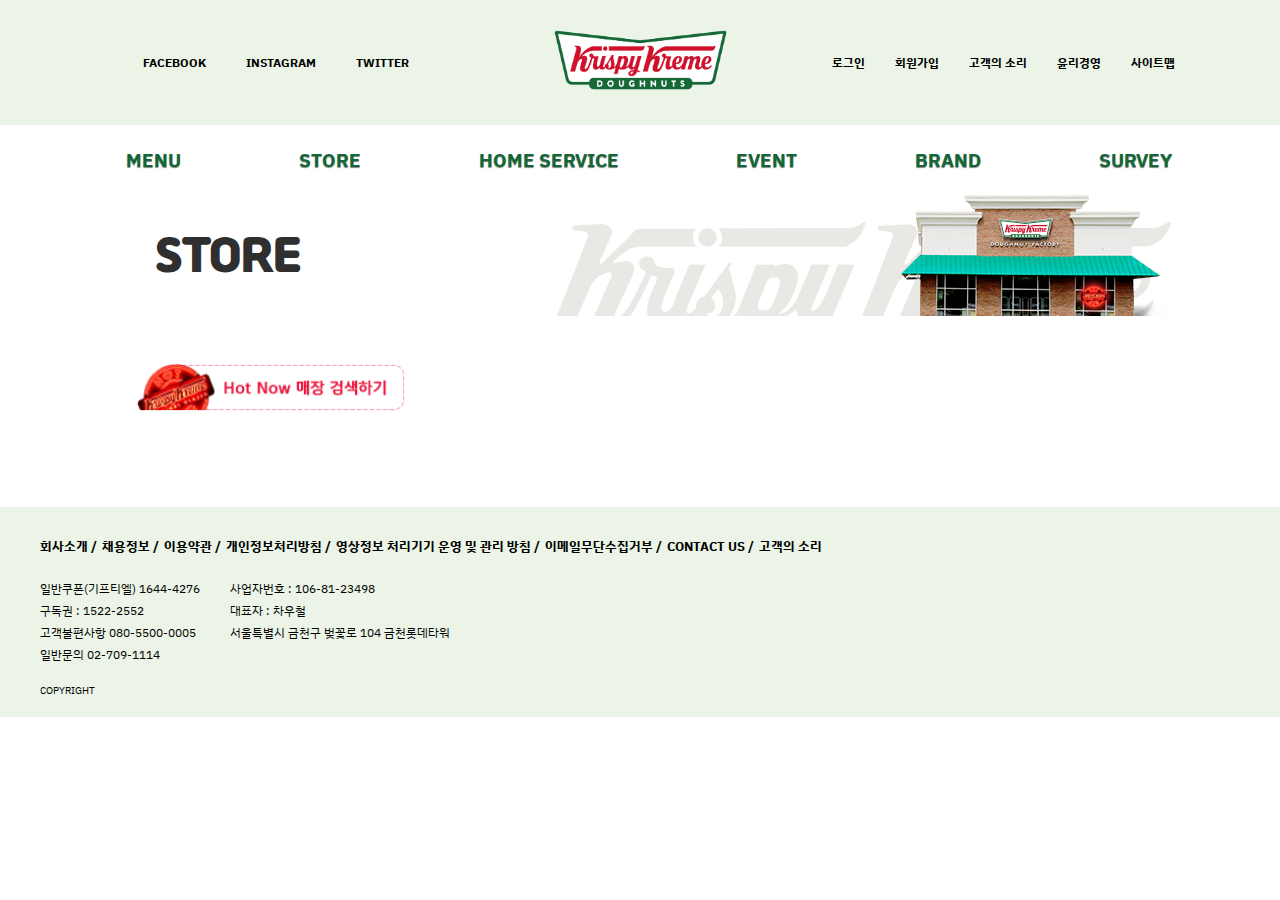
<file: store.html>
<!DOCTYPE html>
<html lang="ko">
<head>
    <meta charset="utf-8"/>
    <title>Store | 매장 위치 찾기</title>
    <script src="https://code.jquery.com/jquery-3.6.0.min.js"></script>
    <!--폰트-->
    <link rel="preconnect" href="https://fonts.googleapis.com">
    <link rel="preconnect" href="https://fonts.gstatic.com" crossorigin>
    <link href="https://fonts.googleapis.com/css2?family=Noto+Sans+KR:wght@300&display=swap" rel="stylesheet">
    <link rel="preconnect" href="https://fonts.gstatic.com" crossorigin>
    <link href="https://fonts.googleapis.com/css2?family=Hahmlet:wght@200&family=IBM+Plex+Sans+KR:wght@200;400;500&display=swap" rel="stylesheet">
    <link rel="stylesheet" type="text/css" href="style.css">
</head>

<body>
    <body>
        <div class = "warp">
            <div class = "header">
                <div class ="sns">
                        <a href = "https://www.facebook.com/kkdkorea1937" target="_blank">FACEBOOK</a>
                        <a href = "https://www.instagram.com/krispykremekr/" target="_blank">INSTAGRAM</a>
                        <a href = "https://twitter.com/krispykremekr" target="_blank">TWITTER</a>
                </div>
                <div class = "logo">  
                    <a href="index.html"><img src="image/img_intro02_01.png" alter="logo" width= "175px" ></a>
                </div>
                <div class = "top_menu">
                    <a href="https://www.krispykreme.co.kr/util/login.asp" target="_blank">로그인
                        <a href="https://www.krispykreme.co.kr/util/join_process01.asp" target="_blank">회원가입
                        <a href="https://www.krispykreme.co.kr/customer/faq.asp" target="_blank">고객의 소리
                        <a href="https://www.lotteria.com/Campaign/Management/Ethics_report.asp?sitecode=003" target="_blank">윤리경영
                        <a href="" target="_blank">사이트맵
                </div>
            </div>
            <div class = "navi"> 
                <div class = "main_nav">
                    <a href="menu_donuts.html"><h3>MENU</h3></a>
                    <a href="store.html"><h3>STORE</h3></a>
                    <a href=""><h3>HOME SERVICE</h3></a>
                    <a href=""><h3>EVENT</h3></a>
                    <a href=""><h3>BRAND</h3></a>
                    <a href=""><h3>SURVEY</h3></a>
                </div>
                <!--메뉴 드롭-->
                <div class = "drop_absol">
                    <div class ="drop_menu">
                        <ul>
                            <li><a href="menu_donuts.html">도넛</a></li>
                            <li><a href="menu_coffee.html">커피/음료</a></li>
                            <li><a href="menu_icecream.html">아이스크림/프로즌</a></li>
                        </ul>
                        <ul >
                            <li><a href="store.html">매장찾기</a></li>
                        </ul>
                        <ul >
                            <li><a href="">홈서비스</a></li>
                        </ul>
                        <ul >
                            <li><a href="">진행 이벤트</a></li>
                            <li><a href="">종료 이벤트</a></li>
                            <li><a href="">당첨자 발표</a></li>
                            <li><a href="">제휴 서비스</a></li>
                        </ul>
                        <ul >
                            <li><a href="">도넛극장</a></li>
                            <li><a href="">브랜드스토리</a></li>
                            <li><a href="">브랜드영상</a></li>
                            <li><a href="">공지사항</a></li>
                        </ul>
                        <ul >
                            <li><a href="">설문조사</a></li>
                            <li><a href="">설문조사 운영점</a></li>
                        </ul>
                    </div>
                </div>
            </div>
    
        <div class="menu_con">
            <div class ="menu_banner">
                <p class="font_Jalnan">STORE</p>
                <img src="image/store_bg.png" alter="메뉴bg"/>
            </div>
            <div>
                <img src="image/hotnow_btn.png" class = "hotnowBtn" width="280px" onclick="clicHotnow()"  style='cursor:pointer'>
            </div>
        </div>
    
        <div class ="footer">
            <div class ="f_link">
                <ul>
                    <a href=""><li>회사소개 / </li></a>
                    <a href=""><li>채용정보 / </li></a>
                    <a href=""><li>이용약관 / </li></a>
                    <a href=""><li>개인정보처리방침 / </li></a>
                    <a href=""><li>영상정보 처리기기 운영 및 관리 방침 / </li></a>
                    <a href=""><li>이메일무단수집거부 / </li></a>
                    <a href=""><li>CONTACT US / </li></a>
                    <a href=""><li>고객의 소리 </li></a>
                </ul>
            </div>
            <div class ="f_info">
                <ul>
                    <li>일반쿠폰(기프티엘) 1644-4276 </li>
                    <li>구독권 : 1522-2552 </li>
                    <li>고객불편사항 080-5500-0005 </li>
                    <li>일반문의 02-709-1114 </li>
                </ul>
                <ul>
                    <li>사업자번호 : 106-81-23498 </li>
                    <li>대표자 : 차우철 </li>
                    <li>서울특별시 금천구 벚꽃로 104 금천롯데타워 </li>
                    <li>  </li>
                </ul>
            </div>
            <div class = "f_copy">
                COPYRIGHT
            </div>
        </div>
    </div>

        <script>
            function clicHotnow(){
                window.open("./popup/popup1.html", "new", "toolbar=no, menubar=no, scrollbars=yes, resizable=no, width=500, height=650, left=50%, top=50%" );
            }
        </script>
    </body>

</html>
</file>
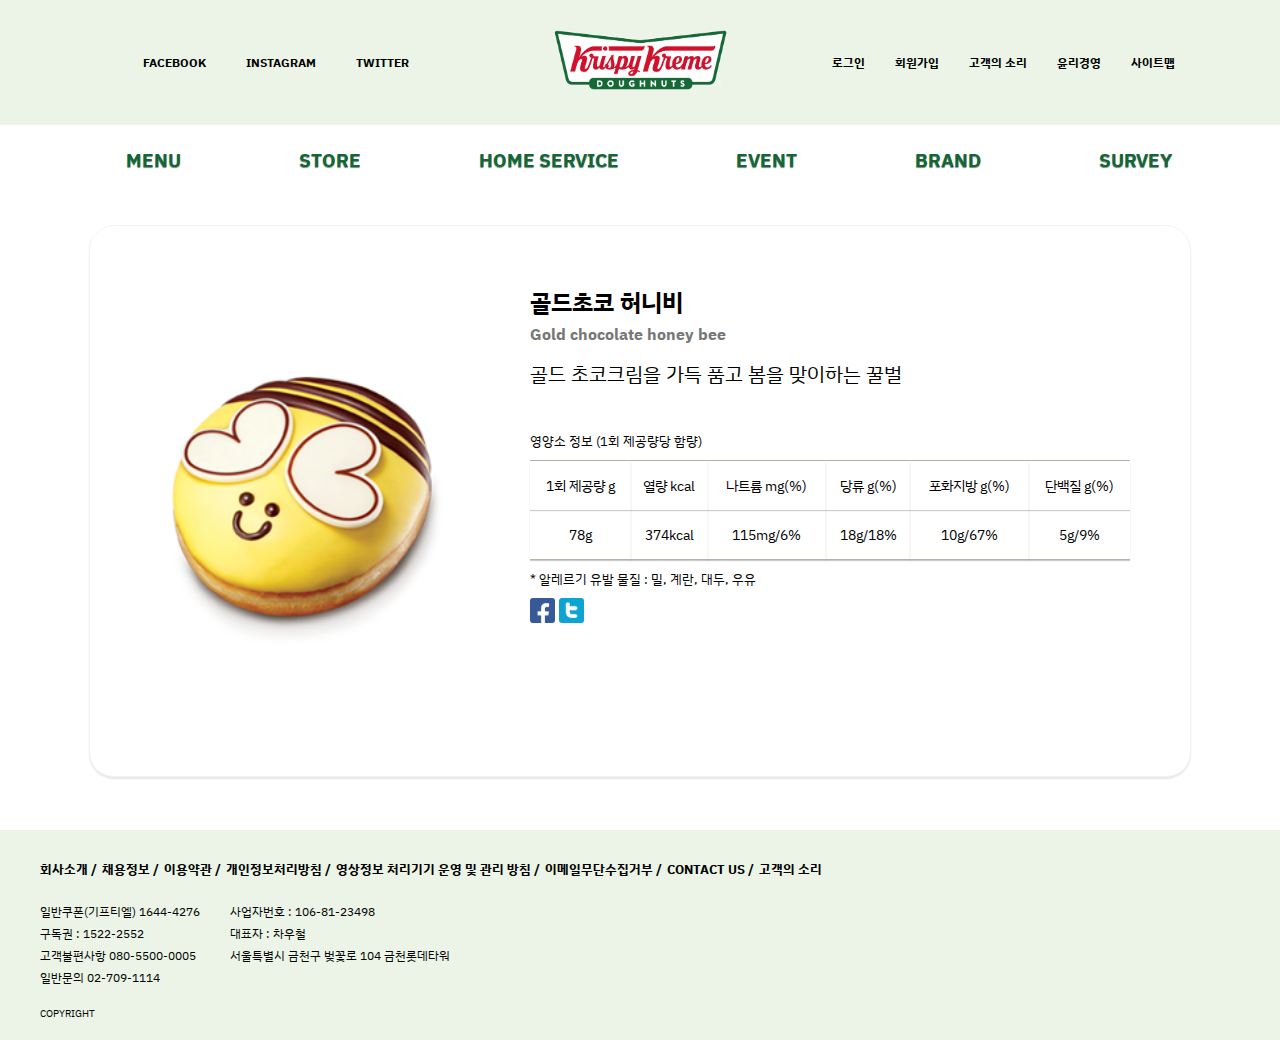
<file: sub1_donuts.html>
<!DOCTYPE html>
<html lang="ko">
<head>
    <meta charset="utf-8"/>
    <title>크리스피크림 도넛</title>
    <!--폰트-->
    <link rel="preconnect" href="https://fonts.googleapis.com">
    <link rel="preconnect" href="https://fonts.gstatic.com" crossorigin>
    <link href="https://fonts.googleapis.com/css2?family=Noto+Sans+KR:wght@300&display=swap" rel="stylesheet">
    <link rel="preconnect" href="https://fonts.gstatic.com" crossorigin>
    <link href="https://fonts.googleapis.com/css2?family=Hahmlet:wght@200&family=IBM+Plex+Sans+KR:wght@200;400;500&display=swap" rel="stylesheet">
    <link rel="stylesheet" type="text/css" href="style.css">
</head>

<body>
    <div class = "warp">
        <div class = "header">
            <div class ="sns">
                    <a href = "https://www.facebook.com/kkdkorea1937" target="_blank">FACEBOOK</a>
                    <a href = "https://www.instagram.com/krispykremekr/" target="_blank">INSTAGRAM</a>
                    <a href = "https://twitter.com/krispykremekr" target="_blank">TWITTER</a>
            </div>
            <div class = "logo">  
                <a href="index.html"><img src="image/img_intro02_01.png" alter="logo" width= "175px" ></a>
            </div>
            <div class = "top_menu">
                <a href="https://www.krispykreme.co.kr/util/login.asp" target="_blank">로그인
                    <a href="https://www.krispykreme.co.kr/util/join_process01.asp" target="_blank">회원가입
                    <a href="https://www.krispykreme.co.kr/customer/faq.asp" target="_blank">고객의 소리
                    <a href="https://www.lotteria.com/Campaign/Management/Ethics_report.asp?sitecode=003" target="_blank">윤리경영
                    <a href="" target="_blank">사이트맵
            </div>
        </div>
        <div class = "navi"> 
            <div class = "main_nav">
                <a href="menu_donuts.html"><h3>MENU</h3></a>
                <a href="store.html"><h3>STORE</h3></a>
                <a href=""><h3>HOME SERVICE</h3></a>
                <a href=""><h3>EVENT</h3></a>
                <a href=""><h3>BRAND</h3></a>
                <a href=""><h3>SURVEY</h3></a>
            </div>
            <!--메뉴 드롭-->
            <div class = "drop_absol">
                <div class ="drop_menu">
                    <ul>
                        <li><a href="menu_donuts.html">도넛</a></li>
                        <li><a href="menu_coffee.html">커피/음료</a></li>
                        <li><a href="">아이스크림/프로즌</a></li>
                    </ul>
                    <ul >
                        <li><a href="store.html">매장찾기</a></li>
                    </ul>
                    <ul >
                        <li><a href="">홈서비스</a></li>
                    </ul>
                    <ul >
                        <li><a href="">진행 이벤트</a></li>
                        <li><a href="">종료 이벤트</a></li>
                        <li><a href="">당첨자 발표</a></li>
                        <li><a href="">제휴 서비스</a></li>
                    </ul>
                    <ul >
                        <li><a href="">도넛극장</a></li>
                        <li><a href="">브랜드스토리</a></li>
                        <li><a href="">브랜드영상</a></li>
                        <li><a href="">공지사항</a></li>
                    </ul>
                    <ul >
                        <li><a href="">설문조사</a></li>
                        <li><a href="">설문조사 운영점</a></li>
                    </ul>
                </div>
            </div>
        </div>
    </div>
    <div class="item_sub_con">
        <div class ="item_info">
            <img src="image/d_1.png" alter="item" >
            <ul>
                <li>
                    <h2 class="font_Godic">골드초코 허니비</h2>
                    <h4 class="font_Godic">Gold chocolate honey bee</h4>
                </li>
                <li>
                    <p>골드 초코크림을 가득 품고 봄을 맞이하는 꿀벌</p>
                </li>
                <li>
                    <p class = "nutritional_info_t">영양소 정보 (1회 제공량당 함량)</p>
                </li>
                <li>
                    <table class = "nutritional_info">
                        <th>
                            <tr>
                                <td>1회 제공량 g</td>
                                <td>열량 kcal</td>
                                <td>나트륨 mg(%)</td>
                                <td>당류 g(%)</td>
                                <td>포화지방 g(%)</td>
                                <td>단백질 g(%)</td>
                            </tr>
                            <tr>
                                <td>78g</td>
                                <td>374kcal</td>
                                <td>115mg/6%</td>
                                <td>18g/18%</td>
                                <td>10g/67%</td>
                                <td>5g/9%</td>
                            </tr>
                        </th>
                    </table>
                </li>
                <li>
                    <p class = "nutritional_info_t">* 알레르기 유발 물질 : 밀, 계란, 대두, 우유</p>
                </li>
                <li>
                    <a href="https://www.facebook.com/sharer.php?u=https%3A%2F%2Fwww.krispykreme.co.kr%2Fmenu%2Fcoffee.asp%3Fseq%3D29"><img src="image/icon_facebook.gif" width="25px" alter="페이스북icon"></a>
                    <a href="https://twitter.com/intent/tweet?url=https%3A%2F%2Fwww.krispykreme.co.kr%2Fmenu%2Fdoughnut.asp%3Fseq%3D710&text=%EA%B3%A8%EB%93%9C%EC%B4%88%EC%BD%94%20%ED%97%88%EB%8B%88%EB%B9%84"><img src="image/icon_twitter.gif" width="25px" alter="트위터icon"></a>
                </li>
            </ul>
        </div>
    </div>

    <div class ="footer">
        <div class ="f_link">
            <ul>
                <a href=""><li>회사소개 / </li></a>
                <a href=""><li>채용정보 / </li></a>
                <a href=""><li>이용약관 / </li></a>
                <a href=""><li>개인정보처리방침 / </li></a>
                <a href=""><li>영상정보 처리기기 운영 및 관리 방침 / </li></a>
                <a href=""><li>이메일무단수집거부 / </li></a>
                <a href=""><li>CONTACT US / </li></a>
                <a href=""><li>고객의 소리 </li></a>
            </ul>
        </div>
        <div class ="f_info">
            <ul>
                <li>일반쿠폰(기프티엘) 1644-4276 </li>
                <li>구독권 : 1522-2552 </li>
                <li>고객불편사항 080-5500-0005 </li>
                <li>일반문의 02-709-1114 </li>
            </ul>
            <ul>
                <li>사업자번호 : 106-81-23498 </li>
                <li>대표자 : 차우철 </li>
                <li>서울특별시 금천구 벚꽃로 104 금천롯데타워 </li>
                <li>  </li>
            </ul>
        </div>
        <div class = "f_copy">
            COPYRIGHT
        </div>

    </div>
</body>
</html>
</file>
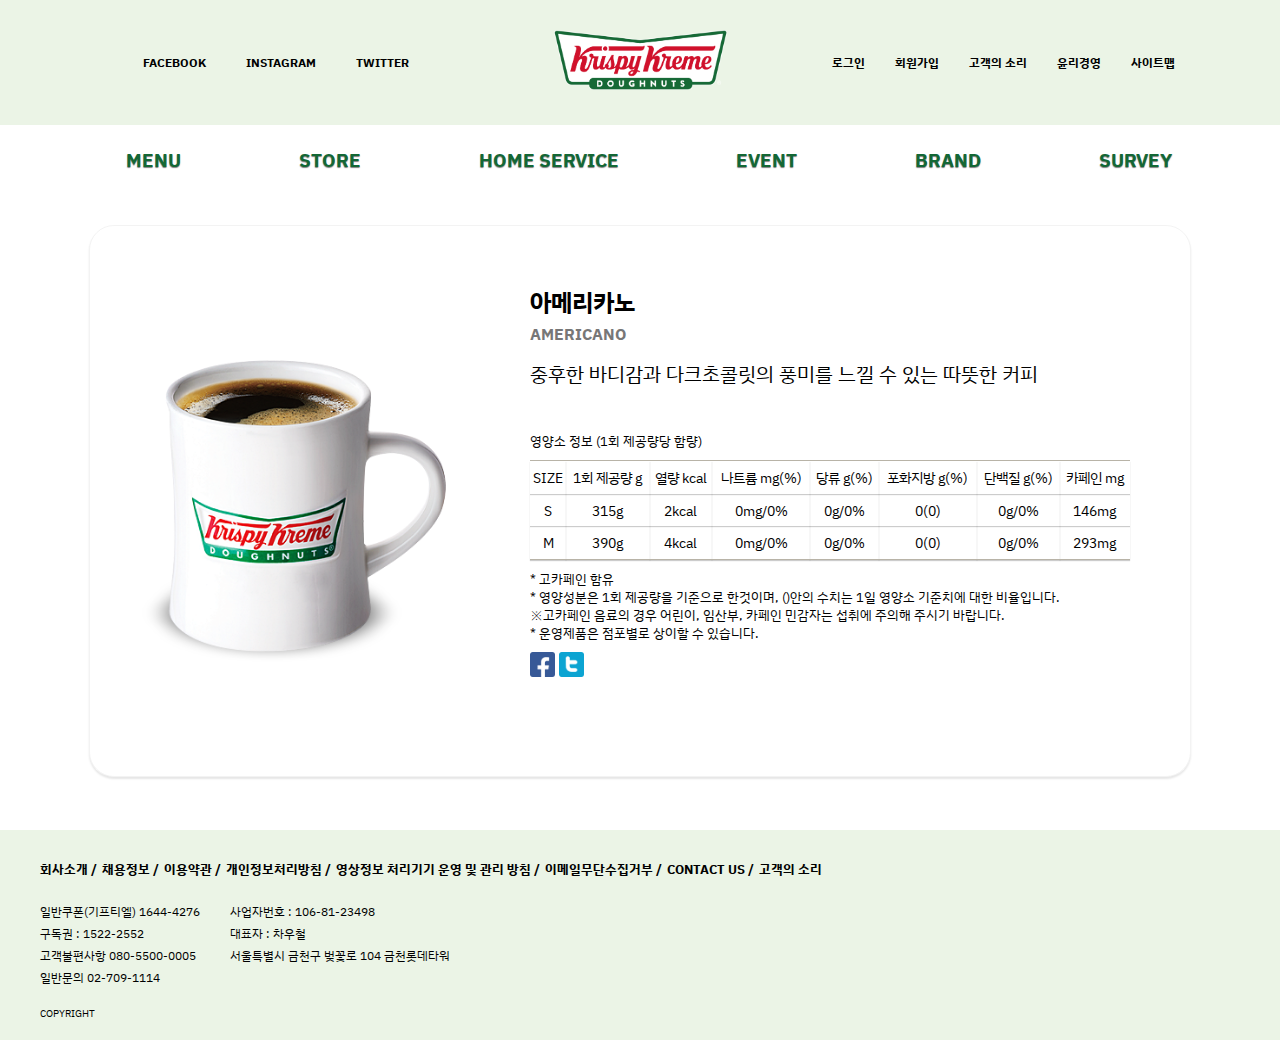
<file: sub_coffee.html>
<!DOCTYPE html>
<html lang="ko">
<head>
    <meta charset="utf-8"/>
    <title>크리스피크림 도넛</title>
    <!--폰트-->
    <link rel="preconnect" href="https://fonts.googleapis.com">
    <link rel="preconnect" href="https://fonts.gstatic.com" crossorigin>
    <link href="https://fonts.googleapis.com/css2?family=Noto+Sans+KR:wght@300&display=swap" rel="stylesheet">
    <link rel="preconnect" href="https://fonts.gstatic.com" crossorigin>
    <link href="https://fonts.googleapis.com/css2?family=Hahmlet:wght@200&family=IBM+Plex+Sans+KR:wght@200;400;500&display=swap" rel="stylesheet">
    <link rel="stylesheet" type="text/css" href="style.css">
</head>

<body>
    <div class = "warp">
        <div class = "header">
            <div class ="sns">
                    <a href = "https://www.facebook.com/kkdkorea1937" target="_blank">FACEBOOK</a>
                    <a href = "https://www.instagram.com/krispykremekr/" target="_blank">INSTAGRAM</a>
                    <a href = "https://twitter.com/krispykremekr" target="_blank">TWITTER</a>
            </div>
            <div class = "logo">  
                <a href="index.html"><img src="image/img_intro02_01.png" alter="logo" width= "175px" ></a>
            </div>
            <div class = "top_menu">
                <a href="https://www.krispykreme.co.kr/util/login.asp" target="_blank">로그인
                    <a href="https://www.krispykreme.co.kr/util/join_process01.asp" target="_blank">회원가입
                    <a href="https://www.krispykreme.co.kr/customer/faq.asp" target="_blank">고객의 소리
                    <a href="https://www.lotteria.com/Campaign/Management/Ethics_report.asp?sitecode=003" target="_blank">윤리경영
                    <a href="" target="_blank">사이트맵
            </div>
        </div>
        <div class = "navi"> 
            <div class = "main_nav">
                <a href="menu_donuts.html"><h3>MENU</h3></a>
                <a href="store.html"><h3>STORE</h3></a>
                <a href=""><h3>HOME SERVICE</h3></a>
                <a href=""><h3>EVENT</h3></a>
                <a href=""><h3>BRAND</h3></a>
                <a href=""><h3>SURVEY</h3></a>
            </div>
            <!--메뉴 드롭-->
            <div class = "drop_absol">
                <div class ="drop_menu">
                    <ul>
                        <li><a href="menu_donuts.html">도넛</a></li>
                        <li><a href="menu_coffee.html">커피/음료</a></li>
                        <li><a href="menu_icecream.html">아이스크림/프로즌</a></li>
                    </ul>
                    <ul >
                        <li><a href="store.html">매장찾기</a></li>
                    </ul>
                    <ul >
                        <li><a href="">홈서비스</a></li>
                    </ul>
                    <ul >
                        <li><a href="">진행 이벤트</a></li>
                        <li><a href="">종료 이벤트</a></li>
                        <li><a href="">당첨자 발표</a></li>
                        <li><a href="">제휴 서비스</a></li>
                    </ul>
                    <ul >
                        <li><a href="">도넛극장</a></li>
                        <li><a href="">브랜드스토리</a></li>
                        <li><a href="">브랜드영상</a></li>
                        <li><a href="">공지사항</a></li>
                    </ul>
                    <ul >
                        <li><a href="">설문조사</a></li>
                        <li><a href="">설문조사 운영점</a></li>
                    </ul>
                </div>
            </div>
        </div>
    </div>
    <div class="item_sub_con">
        <div class ="item_info">
            <img src="image/c1_h아메리카노.png" alter="item" >
            <ul>
                <li>
                    <h2 class="font_Godic">아메리카노</h2>
                    <h4 class="font_Godic">AMERICANO</h4>
                </li>
                <li>
                    <p>중후한 바디감과 다크초콜릿의 풍미를 느낄 수 있는 따뜻한 커피</p>
                </li>
                <li>
                    <p class = "nutritional_info_t">영양소 정보 (1회 제공량당 함량)</p>
                </li>
                <li>
                    <table class = "nutritional_info">
                        <th>
                            <tr>
                                <td>SIZE</td>
                                <td>1회 제공량 g</td>
                                <td>열량 kcal</td>
                                <td>나트륨 mg(%)</td>
                                <td>당류 g(%)</td>
                                <td>포화지방 g(%)</td>
                                <td>단백질 g(%)</td>
                                <td>카페인 mg</td>
                            </tr>
                            <tr>
                                <td>S</td>
                                <td>315g</td>
                                <td>2kcal</td>
                                <td>0mg/0%</td>
                                <td>0g/0%</td>
                                <td>0(0)</td>
                                <td>0g/0%</td>
                                <td>146mg</td>
                            </tr>
                            <tr>
                                <td>M</td>
                                <td>390g</td>
                                <td>4kcal</td>
                                <td>0mg/0%</td>
                                <td>0g/0%</td>
                                <td>0(0)</td>
                                <td>0g/0%</td>
                                <td>293mg</td>
                            </tr>
                        </th>
                    </table>
                </li>
                <li>
                    <p class = "nutritional_info_t">* 고카페인 함유<br> * 영양성분은 1회 제공량을 기준으로 한것이며, ()안의 수치는 1일 영양소
                        기준치에 대한 비율입니다.<br>
                     ※고카페인 음료의 경우 어린이, 임산부, 카페인 민감자는 섭취에 주의해
                        주시기 바랍니다.<br>
                     * 운영제품은 점포별로 상이할 수 있습니다.</p>
                </li>
                <li>
                    <a href="https://www.facebook.com/sharer.php?u=https%3A%2F%2Fwww.krispykreme.co.kr%2Fmenu%2Fcoffee.asp%3Fseq%3D29"><img src="image/icon_facebook.gif" width="25px" alter="페이스북icon"></a>
                    <a href="https://twitter.com/intent/tweet?url=https%3A%2F%2Fwww.krispykreme.co.kr%2Fmenu%2Fdoughnut.asp%3Fseq%3D710&text=%EA%B3%A8%EB%93%9C%EC%B4%88%EC%BD%94%20%ED%97%88%EB%8B%88%EB%B9%84"><img src="image/icon_twitter.gif" width="25px" alter="트위터icon"></a>
                </li>
            </ul>
        </div>
    </div>

    <div class ="footer">
        <div class ="f_link">
            <ul>
                <a href=""><li>회사소개 / </li></a>
                <a href=""><li>채용정보 / </li></a>
                <a href=""><li>이용약관 / </li></a>
                <a href=""><li>개인정보처리방침 / </li></a>
                <a href=""><li>영상정보 처리기기 운영 및 관리 방침 / </li></a>
                <a href=""><li>이메일무단수집거부 / </li></a>
                <a href=""><li>CONTACT US / </li></a>
                <a href=""><li>고객의 소리 </li></a>
            </ul>
        </div>
        <div class ="f_info">
            <ul>
                <li>일반쿠폰(기프티엘) 1644-4276 </li>
                <li>구독권 : 1522-2552 </li>
                <li>고객불편사항 080-5500-0005 </li>
                <li>일반문의 02-709-1114 </li>
            </ul>
            <ul>
                <li>사업자번호 : 106-81-23498 </li>
                <li>대표자 : 차우철 </li>
                <li>서울특별시 금천구 벚꽃로 104 금천롯데타워 </li>
                <li>  </li>
            </ul>
        </div>
        <div class = "f_copy">
            COPYRIGHT
        </div>

    </div>
</body>
</html>
</file>
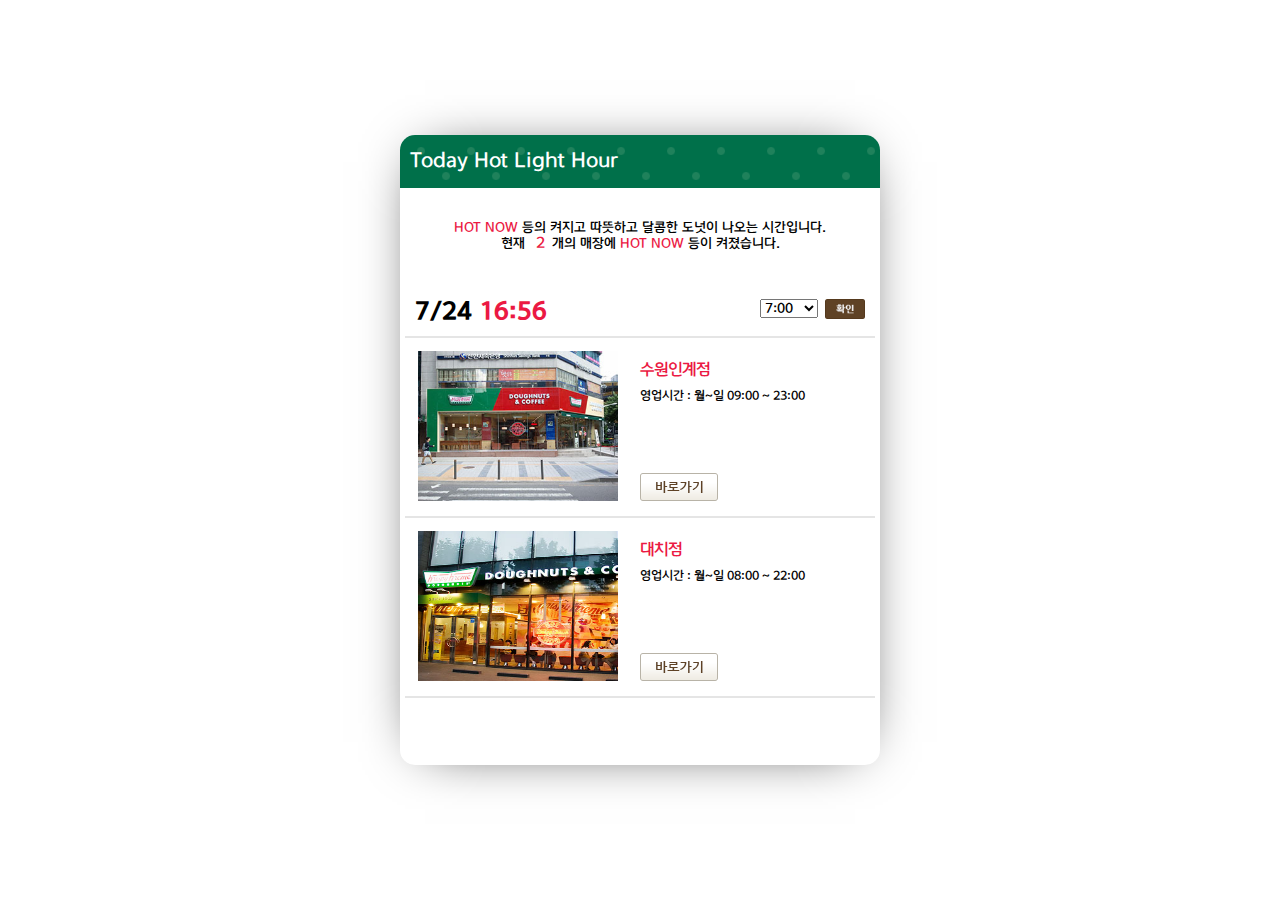
<file: popup/popup1.html>
<html>
    <head>
        <title>Hot Now</title>
        <meta charset="utf-8">
        <!--JQuery로 Ajax하여 읽어오기 위해 import-->
        <script src="https://ajax.googleapis.com/ajax/libs/jquery/3.1.0/jquery.min.js"></script> 
        <script src="https://code.jquery.com/jquery-3.6.0.min.js"></script>

        <link rel="stylesheet" type="text/css" href="style.css">
    </head>
    <body>
        <div id = popup>
            <div class = "top_text">
                <p>Today Hot Light Hour</p>
            </div>
            <div class="main"></div>
            <div class = "main_text">
                <p><span>HOT NOW</span> 등의 켜지고 따뜻하고 달콤한 도넛이 나오는 시간입니다.</p>
                <p>현재 <span id="main_t_num">0</span>개의 매장에 <span>HOT NOW</span> 등이 켜졌습니다.</p>
            </div>
            <div class = "day_time_select">
                <div class ="today_time">
                    <h2 id ="today_text">5/11(수)</h2>
                    <h2 class ="date_time_red" id = "date_time_red">00:00</h2>
                </div>
                <div class ="input_time">
                    <form>
                        <select name = "sel_time_li" id = "sel_time_li">
                            <option value="7" selected>7:00</option>
                            <option value="8">8:00</option>
                            <option value="9">9:00</option>
                            <option value="10">10:00</option>
                            <option value="11">11:00</option>
                            <option value="12">12:00</option>
                            <option value="13">13:00</option>
                            <option value="14">14:00</option>
                            <option value="15">15:00</option>
                            <option value="16">16:00</option>
                            <option value="17">17:00</option>
                            <option value="18">18:00</option>
                            <option value="19">19:00</option>
                            <option value="20">20:00</option>
                            <option value="21">21:00</option>
                            <option value="22">22:00</option>
                            <option value="23">23:00</option>
                            <option value="24">24:00</option>
                        </select>
                    </form>
                   <img onclick = "enter_btn_click()" id="enter_btn" src="imges/btn_enter.png" alt="확인버튼">
                </div>
            </div>
            <div id = "noneText"> </div>
            
            <div id = "storeInfo">
                <div id = "suwon" class ="contents">
                    <div id = "sto_photo">
                        <img id="sto_img" id = "stimg" src = "imges/-.jpg" alt="수원인계점" width="200" height="150">
                    </div>
                    <div id = "sto_title">
                        <ul id ="ul">
                            <li class = "sto_tit_text" id ="stname">수원인계점</li>
                            <li class = "sto_time_text" id ="sttime">영업시간 : 월~일 09:00 ~ 23:00</li>
                            <li><a href=""><img src="imges/btn_go.png" alt ="바로가기버튼"></a></li>
                        </ul>
                    </div>
                </div>
                <div id = "daechi" class ="contents">
                    <div id = "sto_photo">
                        <img id="sto_img" id = "stimg" src = "imges/대치점 매장 정면 사진.jpg" alt="대치점" width="200" height="150">
                    </div>
                    <div id = "sto_title">
                        <ul id ="ul">
                            <li class = "sto_tit_text" id ="stname">대치점</li>
                            <li class = "sto_time_text" id ="sttime">영업시간 : 월~일 08:00 ~ 22:00</li>
                            <li><a href=""><img src="imges/btn_go.png" alt ="바로가기버튼"></a></li>
                        </ul>
                    </div>
                </div>
                <div id = "daejeon" class ="contents">
                    <div id = "sto_photo">
                        <img id="sto_img" id = "stimg" src = "imges/대전둔산점 매장 정면 사진.jpg" alt="대전둔산점" width="200" height="150">
                    </div>
                    <div id = "sto_title">
                        <ul id ="ul">
                            <li class = "sto_tit_text" id ="stname">대전둔산점</li>
                            <li class = "sto_time_text" id ="sttime">영업시간 : 월~일 06:00 ~ 24:00</li>
                            <li><a href=""><img src="imges/btn_go.png" alt ="바로가기버튼"></a></li>
                        </ul>
                    </div>
                </div>
                <div id = "konkuk" class ="contents">
                    <div id = "sto_photo">
                        <img id="sto_img" id = "stimg" src = "imges/건대스타시티점 매장 안 내부 측면 사진.jpg" alt="건대스타시티점" width="200" height="150">
                    </div>
                    <div id = "sto_title">
                        <ul id ="ul">
                            <li class = "sto_tit_text" id ="stname">건대스타시티점</li>
                            <li class = "sto_time_text" id ="sttime">영업시간 : 월~일 09:00 ~ 23:00</li>
                            <li><a href=""><img src="imges/btn_go.png" alt ="바로가기버튼"></a></li>
                        </ul>
                    </div>
                </div>
                <div id = "wonju" class ="contents">
                    <div id = "sto_photo">
                        <img id="sto_img" id = "stimg" src = "imges/원주무실점 매장사진.jpg" alt="원주무실점" width="200" height="150">
                    </div>
                    <div id = "sto_title">
                        <ul id ="ul">
                            <li class = "sto_tit_text" id ="stname">원주무실점</li>
                            <li class = "sto_time_text" id ="sttime">영업시간 : 월~일 10:00 ~ 21:00</li>
                            <li><a href=""><img src="imges/btn_go.png" alt ="바로가기버튼"></a></li>
                        </ul>
                    </div>
                </div>
                <div id = "ulsan" class ="contents">
                    <div id = "sto_photo">
                        <img id="sto_img" id = "stimg" src = "imges/울산삼산점 매장 카운터 측면 사진.jpg" alt="울산삼산점" width="200" height="150">
                    </div>
                    <div id = "sto_title">
                        <ul id ="ul">
                            <li class = "sto_tit_text" id ="stname">울산삼산점</li>
                            <li class = "sto_time_text" id ="sttime">영업시간 : 월~일 09:00 ~ 22:00</li>
                            <li><a href=""><img src="imges/btn_go.png" alt ="바로가기버튼"></a></li>
                        </ul>
                    </div>
                </div>
                <div id = "gimhae" class ="contents">
                    <div id = "sto_photo">
                        <img id="sto_img" id = "stimg" src = "imges/김해봉황점.jpg" alt="김해봉황점" width="200" height="150">
                    </div>
                    <div id = "sto_title">
                        <ul id ="ul">
                            <li class = "sto_tit_text" id ="stname">김해봉황점</li>
                            <li class = "sto_time_text" id ="sttime">영업시간 : 월~일 08:00 ~ 23:00</li>
                            <li><a href=""><img src="imges/btn_go.png" alt ="바로가기버튼"></a></li>
                        </ul>
                    </div>
                </div>
                <div id = "yeongdeungpo" class ="contents">
                    <div id = "sto_photo">
                        <img id="sto_img" id = "stimg" src = "imges/영등포점 매장 내부 사진.jpg" alt="영등포점" width="200" height="150">
                    </div>
                    <div id = "sto_title">
                        <ul id ="ul">
                            <li class = "sto_tit_text" id ="stname">영등포점</li>
                            <li class = "sto_time_text" id ="sttime">영업시간 : 월~일 08:00 ~ 22:00</li>
                            <li><a href=""><img src="imges/btn_go.png" alt ="바로가기버튼"></a></li>
                        </ul>
                    </div>
                </div>
                <div id = "lottegimhae" class ="contents">
                    <div id = "sto_photo">
                        <img id="sto_img" id = "stimg" src = "imges/-.jpg" alt="롯데김해아울렛점" width="200" height="150">
                    </div>
                    <div id = "sto_title">
                        <ul id ="ul">
                            <li class = "sto_tit_text" id ="stname">롯데김해아울렛점</li>
                            <li class = "sto_time_text" id ="sttime">영업시간 : 월~일 11:00 ~ 21:00</li>
                            <li><a href=""><img src="imges/btn_go.png" alt ="바로가기버튼"></a></li>
                        </ul>
                    </div>
                </div>
            </div>
        </div>
        
        <script type="text/javascript">

            var storename = [];
            var storetime = [];
            var storeImgname = [];
            
            let selectTime; //선택한 시간

            const storeID_List = {
                //key:value
                suwon : '수원인계점',
                daechi : '대치점',
                daejeon : '대전둔산점',
                konkuk : '건대스타시티점',
                wonju : '원주무실점',
                ulsan : '울산삼산점',
                gimhae : '김해봉황점',  
                yeongdeungpo : '영등포점',
                lottegimhae : '롯데김해아울렛점',
            };

            let firstCount = 0;
            //store tage hide all 
            $(document).ready(function(){
                for(let i = 0; i < 9; i++){
                    $(document.getElementById('storeInfo').children[i]).hide();
                }
                firstCount = 1;
                sel_time_li();

            })

            //오늘 날짜와 현재 시간 출력 
            var today = new Date()
            var current_time = new Date()

            var minutes = today.getMinutes();
            minutes = minutes > 9 ? minutes : '0' + minutes; //0-9분 일때 출력 형식

            document.getElementById("today_text").innerHTML = ( today.getMonth()+1 +'/'+ today.getDate() )  //오늘날짜
            document.getElementById("date_time_red").innerHTML = (today.getHours() +':' + minutes);  //현재시간

            let cur_time = today.getHours();
  
            function CheckValue(){
                //초기화
                storename.length = 0; 
                storetime.length = 0; 
                storeImgname.length = 0; 
                
                //데이터가 바뀔때 마다 매장 총 갯수 만큼 돌면서 show되어있던 태그를 hide해줌.
                for(let i = 0; i < 9 ; i++){
                    if(document.getElementById('storeInfo').children[i].style.display === 'none'){
                        console.log('none');
                    }else{
                        document.getElementById('storeInfo').children[i].style.display ='none';
                        console.log(document.getElementById('storeInfo').children[i]);
                    }
                }
            }
          
            // 시간선택 > 검색버튼 클릭시 실행되는 함수
            function enter_btn_click(){  
                select_val = document.getElementsByName("sel_time_li").values;
                CheckValue();   
                sel_time_li();
            }
            
            //스토어 데이터 출력 함수
            function sel_time_li(){  

                if(firstCount == 1){
                    selectTime = cur_time;
                    firstCount = 2;
                }
                else{
                    var forms = document.forms[0];
                    document.getElementById("date_time_red").innerHTML = forms.sel_time_li.options[forms.sel_time_li.selectedIndex].text;
                    selectTime = forms.sel_time_li.options[forms.sel_time_li.selectedIndex].value; //선택시간대 저장
                }
               
                //선택된 시간에 따른 json파일에서 값 출력
                $.getJSON('hotnow_data.json',function(data){
                
                    for(key in data){
                        if(data[key].time == selectTime){ //선택된 시간대
                            if(data[key].store == 'NONE' && Boolean(document.getElementById('noneText_p'))===false){  
                                AddNoneText();  //None text 출력
                                
                            }  
                            else if(data[key].store == 'NONE' && Boolean(document.getElementById('noneText_p'))===true){
                                console.log('none은 한개만');
                            }
                            else{
                                if(Boolean(document.getElementById('noneText_p'))===true){ 
                                    DeleteNoneText(noneText); //None text 삭제
                                }
                                else{
                                    let name = data[key].store; 
                                    storename.push(name);

                                    let time = data[key].times;
                                    storetime.push(time);

                                    let imgname = data[key].imgname;
                                    storeImgname.push(imgname);
                                }
                            }
                        }
                    }
                    for(let i = 0 ; i<storename.length; i++){
                        let sto_count = storename.length;
                        ShowTage(storeID_List,storename[i],sto_count);
                    }
                });
            }

            //none text 태그 생성 함수
            function AddNoneText(){  
                document.getElementById('main_t_num').innerHTML = 0;
                let noneText = document.createElement("p");
                noneText.innerHTML = 'HOT NOW 등이 켜진 매장이 없습니다.';
                noneText.setAttribute('id','noneText_p');
                noneText.style.color = '#eb1943'; 
                noneText.style.fontSize='13px';
                noneText.style.marginTop='20px';
                noneText.style.textAlign='center';
                document.getElementById('noneText').appendChild(noneText);
            }

           //none text 태그 삭제 함수
           function DeleteNoneText(){ 
               let delNoneText = document.getElementById('noneText_p');
               let parentObj = delNoneText.parentNode;
               parentObj.removeChild(delNoneText);
           }

           //스토어 데이터 show & hide
           function ShowTage(object, name, sto_count){
               //객체에서 id 찾아서 해당 id의 태그를 show
                let id = Object.keys(object).find(key => object[key] == name);
                //$('#'+id).show(); 
                document.getElementById(id).style.display = 'block';
                document.getElementById('main_t_num').innerHTML = sto_count;
           }
        </script>
    </body>
</html>
</file>
<file: style.css>
@font-face {
    font-family: Jal;
    src: url("Jalnan.ttf");
}
@font-face {
    font-family: ibm;
    src: 'IBM Plex Sans KR', sans-serif;
}
*{
    margin: 0px;
    padding: 0px;
    border-collapse: collapse;
    text-decoration: none;
    color: black;
    list-style: none;   
    font-family: 'Hahmlet', serif;
    font-family: 'IBM Plex Sans KR', sans-serif;
}
.font_12{
    font-size: 12px;
}
.font_Jalnan{
    font-family: Jal;
}
.font_Godic{
    /* font-family: 'Hahmlet', serif; */
    font-family: 'IBM Plex Sans KR', sans-serif;

}
/*--메인페이지-----------------------------------*/
/*--header-----------------------------------*/
.header{
    display: flex;
    align-items: center;
    justify-content: center;
    width: 100%;
    padding: 30px 0 30px 0;  /*위 오 아래 왼*/
    /*font-family: 'Noto Sans KR Midium', sans-serif; 폰트설정*/
    background-color: rgb(227, 239, 219,0.7) ;
}
.sns{
    display: flex;
    width: 640px;
    font-size:12px;
    justify-content:center;
}
.sns > a{
    padding:20px;
    font-weight: bold;
}
.top_menu{
    display: flex;
    font-size:12px;
    width: 640px;
    justify-content:center;
    flex-direction: row;
}
.top_menu > a{
    font-weight: bold;
    padding:15px;
}
/*--navi-----------------------------------*/
.navi{
    position:relative;
    width: 1200px;
    margin: 0 auto 20px auto;
}
.main_nav{
    display: flex;
    justify-content:space-evenly;
    width: 1200px;
    height: 30px; 
    line-height: 30px;
    font-size: 16px;
    margin: 20px auto 20px auto;
}
.drop_absol{
    position:absolute;
    width: 1400px;
    height: 160px;
    z-index: 1;
    left: 15px;
    top: 100%;
    display: none;
}
.drop_menu{
    display: flex;
    justify-content: center;
    width: 1100px;
    height: 160px;
    padding:5px 50px 0 50px;
    margin-top: 5px;
    background-color: rgba(0, 78, 52, 0.93);
    border-radius: 7px;
}
.drop_menu > ul{
    margin-top:5px;
}
.drop_menu > ul > li > a {
    color: #fff;
    margin-bottom: 10px;
    font-size: 13px;  
}
.drop_menu > ul:first-child{
    flex : 1.2;
    padding-left: 35px;
}
.drop_menu > ul:nth-child(2){
    flex : 1.5;
}
.drop_menu > ul:nth-child(3){
    flex : 1.7;
}
.drop_menu > ul:nth-child(4){
    flex :1.2;
    padding-left: 20px;
}
.drop_menu > ul:nth-child(5){
    flex : 1;
    padding-left: 30px;
}
.drop_menu > ul:last-child{
    flex : 1;
    padding-left: 30px;
}
.main_nav > a > h3:hover, .main_nav > a > h3:focus {
    color:#fff;
    height: 30px;
    background-color: #00704a;  /* rgb(208, 17, 43, 0.8)*/
}
.drop_absol ul > li > a:hover{
    font-size: 17px;
    /*font: weight 500px;*/
    font-weight:500;
    color:#ffd514;
    border-radius: 8px ;
}
.navi:hover .drop_absol{
    display: block;
}
.main_nav > a > h3{
    font-family: 'IBM Plex Sans KR', sans-serif;
    align-content: center;
    padding-left: 50px;
    padding-right: 50px;
    color: #136735;
    text-shadow: 0 1px 1px rgb(0, 0, 0, 0.5);
    border-radius: 14px / 14px;
}
/*--banner-----------------------------------*/
.banner{
    position: relative;
}
.banner_img {
    width: 100%;
}

/*--main-contents-----------------------------------*/
.content{
    position: relative; 
    width: 1200px;
    margin : 50px auto 0 auto;
}
.new{ 
    position :relative;
    width: 1200px;
}
.new > h2{
    color :#136735;
    margin-left: 30px;
}
.box_1{
    display: flex;
    align-content: center;
    justify-content: center;
    width: 100%;
    height: 420px;
    margin-top: 20px;
}
.box_1 > .b1{
    text-align: center;
    border: 1px solid rgba(175, 175, 175, 0.1);
    border-radius: 8px;
    margin: 0 10px 0 10px;
    box-shadow: 0 2px 2px rgb(0, 0, 0, 0.1);
}
.b1 > p{
    font-size: 11px;
}
.b1 > .main_text{
    font-size: 16px;
    font-family: 'IBM Plex Sans KR', sans-serif;
    font-weight: bold;
    margin: 12px 0 12px 0;
}
.box_1 > .b1 > img{
    width: 268px;
    height: 250px;
    border-radius: 8px;
}
.box_1 > .b1 > h3
{
    width: 268px;
    height: 19px;
    margin:15px 0 15px 0;
}
.box_1 > .b1 > .b1_in_btn{
    font-family: 'IBM Plex Sans KR', sans-serif;
    /*text-shadow: 0 1px 1px rgb(0, 0, 0, 0.5);*/
    width: 130px;
    height: 25px;
    line-height: 25px;
    font-size : 11px;
    color:#838383;
    font-weight: bold;
    border-radius: 5px;
    border : 1px solid #b0b0b0;
    margin : 15px auto 0 auto;
}
.b1 > .b1_in_btn:hover{
   
    background-color: #ebf4e6;
    
} 
/*--footer-----------------------------------*/
.footer{
    position:relative;
    bottom: 0px;
    width: 100%;
    height: 150px;
    margin-top:85px;
    padding: 30px 0 30px 0;
    background-color: rgb(227, 239, 219,0.7) ;
}
.f_link{
    width: 1200px;
    margin: 0 auto 20px auto;
}
.f_info{
    width: 1200px;
    margin:0 auto 20px auto;
    display: flex;
}
.f_copy{
    width: 1200px;
    margin:0 auto 0 auto;
}
.f_link > ul{
    display: flex;
}
.f_info>ul{
    padding-right: 20px;
}
.f_link > ul > a > li{
    margin-right: 5px ;
    font-size: 13px;
    font-weight: bold;
}
.f_info > ul > li{
    font-size: 12px;
    margin-right: 10px ;
    padding-top: 5px;
}
.f_copy{
    font-size: 10px;
}
/*-메인끝------------------------------------*/

/*- menu.html (메뉴 리스트 페이지)--------------------------------------*/
.menu_con{
    position: relative;
    width: 1200px;
    margin: 0 auto 0 auto;
}
.menu_banner{
    display: flex;
    justify-content: space-between;
    margin: 0 auto 0 auto;
    width: 1070px;
}
.menu_banner > img{
    justify-content:flex-end;
    right: 0px;
}
.menu_banner > p{
    font-size: 43px;
    margin: auto 0 auto 0;
    padding-left: 50px;
    color: #2f2f2f;
    /* color: #813e13; */
}
.menu_val{
    position: relative;
    width: 1200px;
    
    /* margin: 35px auto 0 auto; */
}
.val_1 {
    width: 1000px;
    height: 300px;
    /* margin-bottom: 20px; */
    margin: auto;
}
.val_1 > ul{
    display: flex;
    justify-content: center;
}
.menu_item {
    width: 250px;
    height: 280px;
    text-align: center;
}
.menu_item > a > img{
    width: 150px;
    height: 150px;
}
.menu_item > a > img:hover{
    width:160px;
    height: 160px;
}
.menu_item > a > p{
    font-size: 15px;
    text-align: center;
    margin-top:25px;
    font-family: 'IBM Plex Sans KR', sans-serif;
    font-weight: bold;
    color: #3a3a3a;
}
.menu_item > a > h6{
    text-align: center;
    margin-top:5px;
    color: #9c9c9c;
    font-family: 'IBM Plex Sans KR', sans-serif;
}
.menu_bar{
    width:1000px;
    margin: auto;
    margin-top: 20px;
    margin-bottom: 30px;
}
.menu_bar > img{
    width: 1000px;
    margin-left: auto;
    margin-right: auto;
}
/*- sub1_donuts.html (도넛 상세 페이지)--------------------------------------*/
.item_sub_con{
    width: 1200px;
    height: 520px;
    margin: 50px auto 0 auto;
}
.item_info{
    display: flex;
    justify-self: center;
    margin: 0 auto 0 auto;
    width: 1100px;
    height: 550px;
    border:1px solid rgb(138, 138, 138,0.1);
    border-radius: 25px;
    box-shadow: 0 2px 2px rgb(0, 0, 0, 0.1);
    /* background-color: rgb(255, 253, 237,0.5); */
}
.item_info> img{
    width: 330px;
    height: 330px;
    margin:auto 0 auto 50px;
}
.item_info > ul {
    padding-left: 60px;
    margin-top : 60px;
}
.item_info h4{
    margin-top: 5px;
    color: #777777;
    
}
.item_info p{
    font-size:20px;
    margin: 15px 0 45px 0;
}
.nutritional_info{
    width: 600px;
    height: 100px;
    font-size: 14px;
    border-top: 1px solid #b8b3a7;
    border-bottom: 1px solid #b8b3a7;
    text-align: center;
}
.nutritional_info td{
    box-shadow: 0 1px 1px rgb(0, 0, 0, 0.2);
    /*border-right:  1px solid #dbd5c7;*/
}
.item_info .nutritional_info_t{
    margin-top: 10px;
    margin-bottom: 10px;
    font-size: 13px;
}

.hotnowBtn{
    margin: 40px 0 0 90px;
}
</file>
<file: popup/style.css>
@font-face {
    font-family: Jal;
    src: url("잘풀리는하루OTF Medium.otf");
}
*{
    margin: 0px;
    padding: 0px;
    border-collapse: collapse;
    text-decoration: none;
    color: black;
    list-style: none; 
    font-family: Jal; 
}
#popup {
    width: 480px; /*기존 450*/
    height: 630px;  /*기존 575*/

    z-index: 1;
    position: absolute;
    top: 50%;
    left: 50%;
    transform: translate(-50%,-50%);
    min-width: 300px;
    max-width: 600px;
    background-color: #fff;
    border-radius: 15px;
    box-shadow: 0 2px 55px -25px rgb(0 0 0 / 100%);

    overflow: scroll;
    overflow-x: hidden;
    
}
/* .warp{
    width: 450px;
    height: 530px;
    background-color: aqua;
} */
.top_text{
    width: 100%;
    height: 53px;
    background-image: url("imges/bg_pop_header.gif") ;
    
}
.top_text > p{
    text-align: left;
    padding:15px 0 15px 10px;/*상우하좌*/
    font-size: 20px;
    color: #fff;
}
.main_text{
    width: 100%;
    height: 65px;
    text-align: center;
    font-size:13px;
    padding:33px 0 0 0;
    
}
.main_text > p > span{
    color: rgb(235, 25, 67);
   
}
#main_t_num{
    font-size: 15px;
    margin: 0 7px 0 7px;
}
.day_time_select{
    display: flex;
    width: 98%;
    height: 50px;
    margin: 0 auto;
    background-color:rgb(255, 255, 255);
    box-shadow: 0 2px 0 rgb(0, 0, 0, 0.1);
}
.today_time{
    display: flex;
    justify-content: left;
    margin: 13px 0 0 10px; /*상우하좌*/
}
.date_time_red{
    color: rgb(235, 25, 67);
    margin: 0 0 0 7px;
}
.input_time{
    display: flex;
    justify-content: right;
    width: 100%;
    margin: 13px 10px 0 0;
}
.input_time > img{
    margin-left: 7px;
}
#enter_btn{
    width: 40px;
    height: 20px;
}
.contents{
    position: relative;
    width: 98%;
    height: 180px;
    box-shadow: 0 2px 0 rgb(0, 0, 0, 0.1);
    margin: 0 auto;
}
#sto_title{
    position: absolute;
    z-index: 1;
    width: 50%;
    height: 150px;
    padding:25px 0 0 15px;
    margin-left: 220px;
}

#sto_photo{
    position:absolute;
    z-index: 1;
    width: 215px;
    height: 180px;
    margin-top: 15px;
    margin-left: 13px;
}

.sto_tit_text{
    color: rgb(235, 25, 67);
}
.sto_time_text{
    /*
    font-size: 13px;
    margin: 10px 0 10px 0;
    */
    font-size: 12px;
    margin: 10px 0 70px 0;
}
</file>
